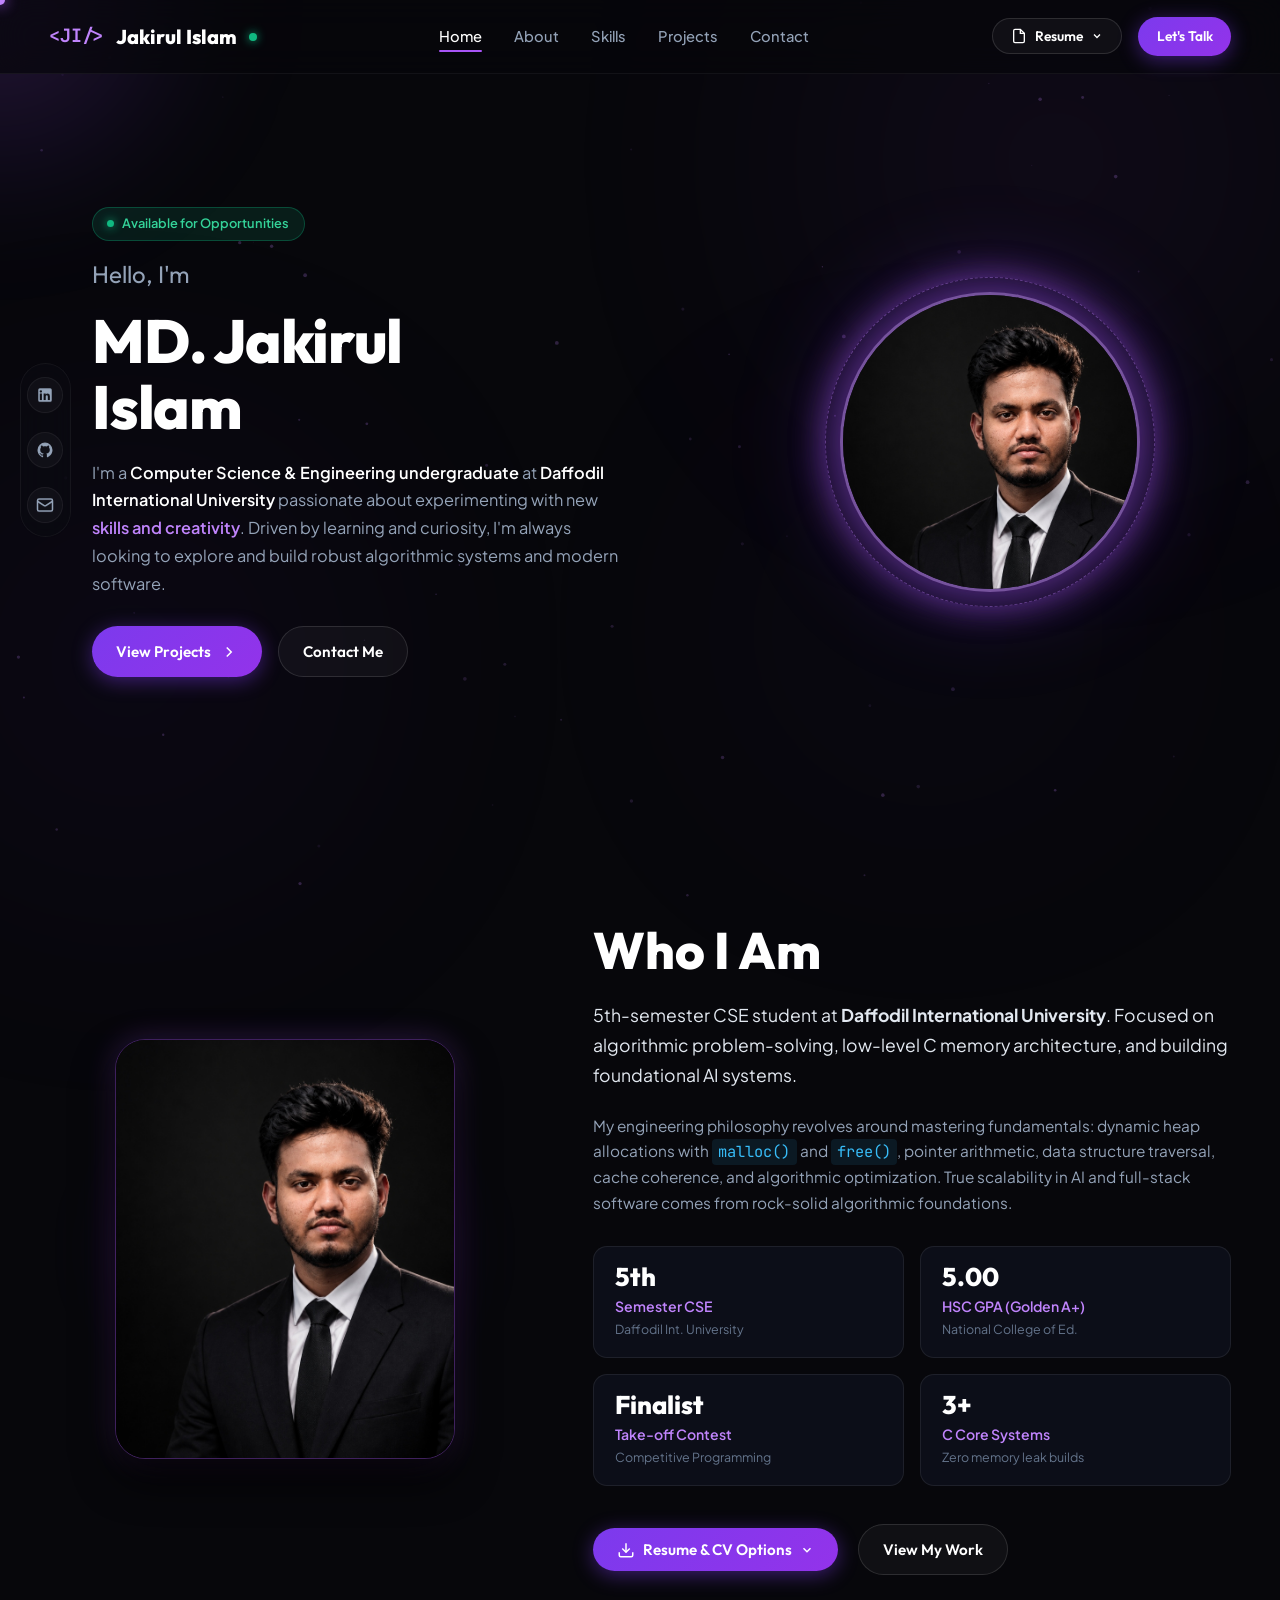
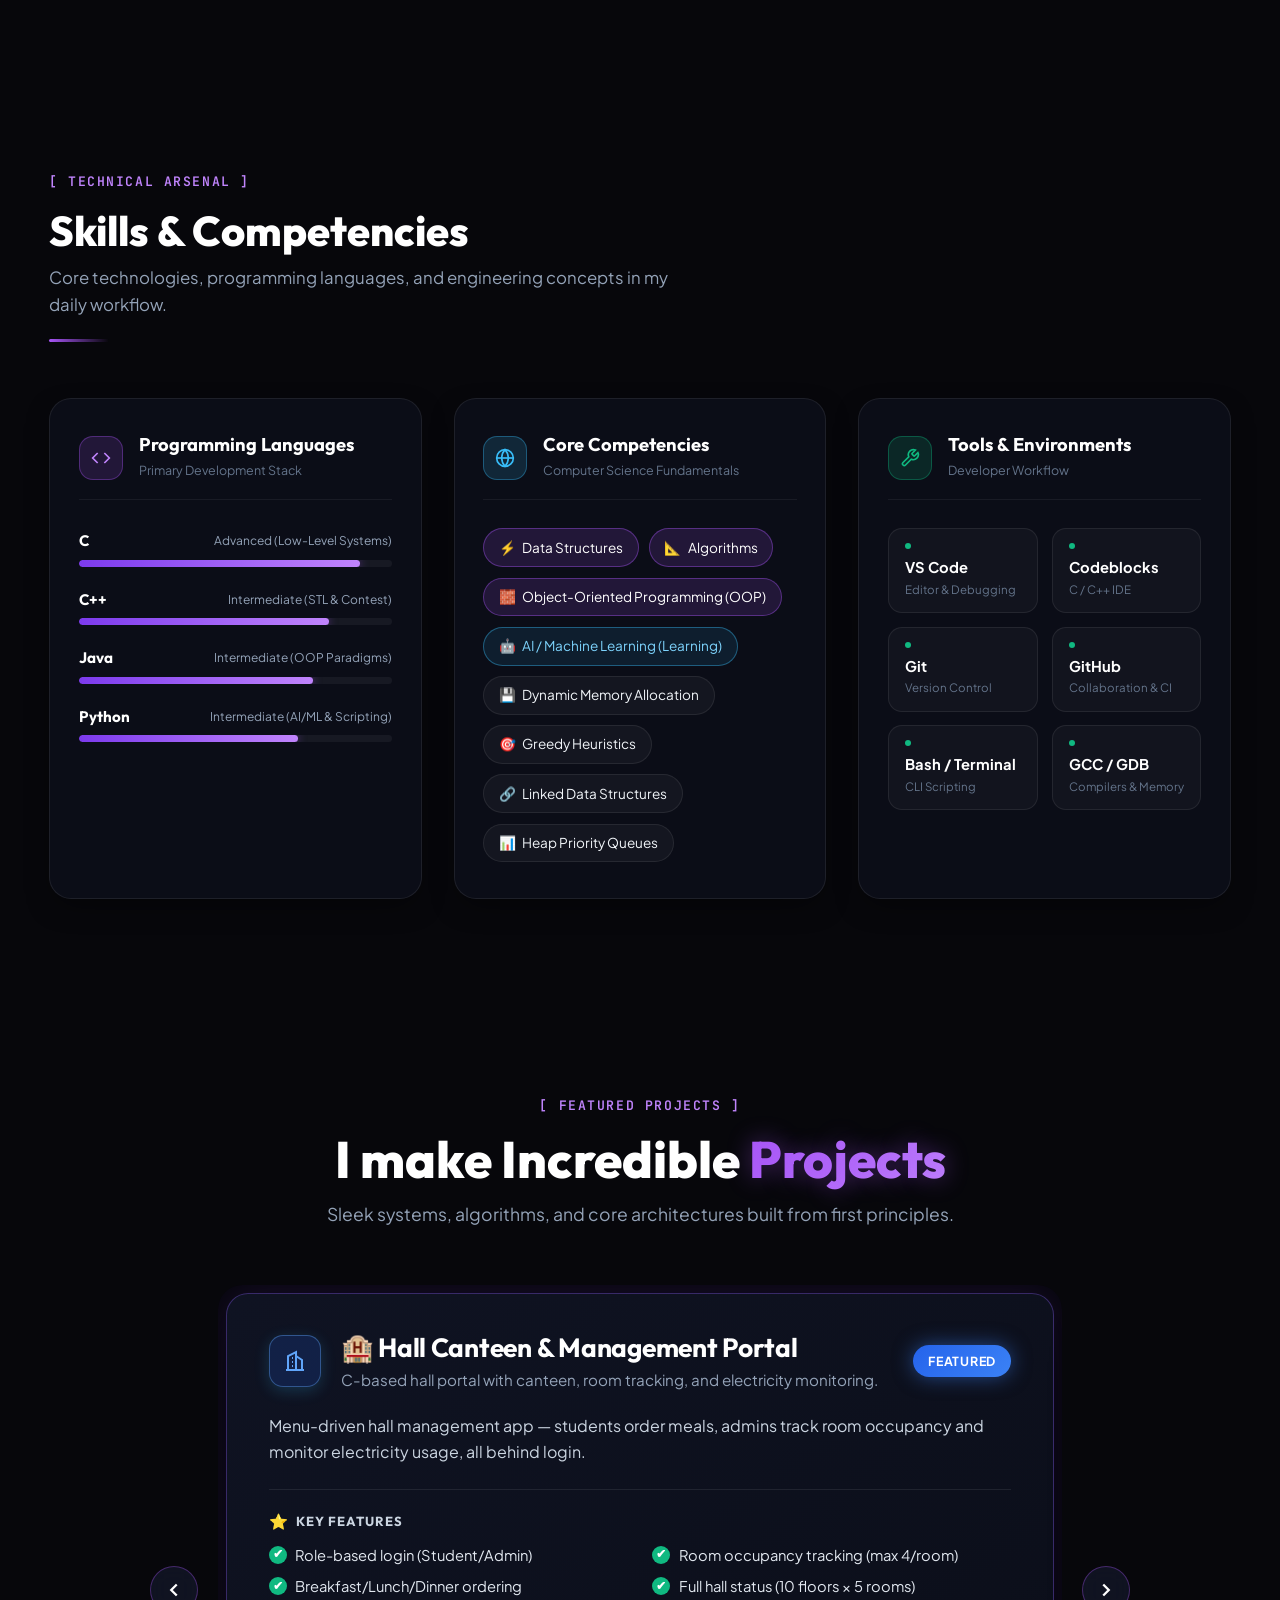
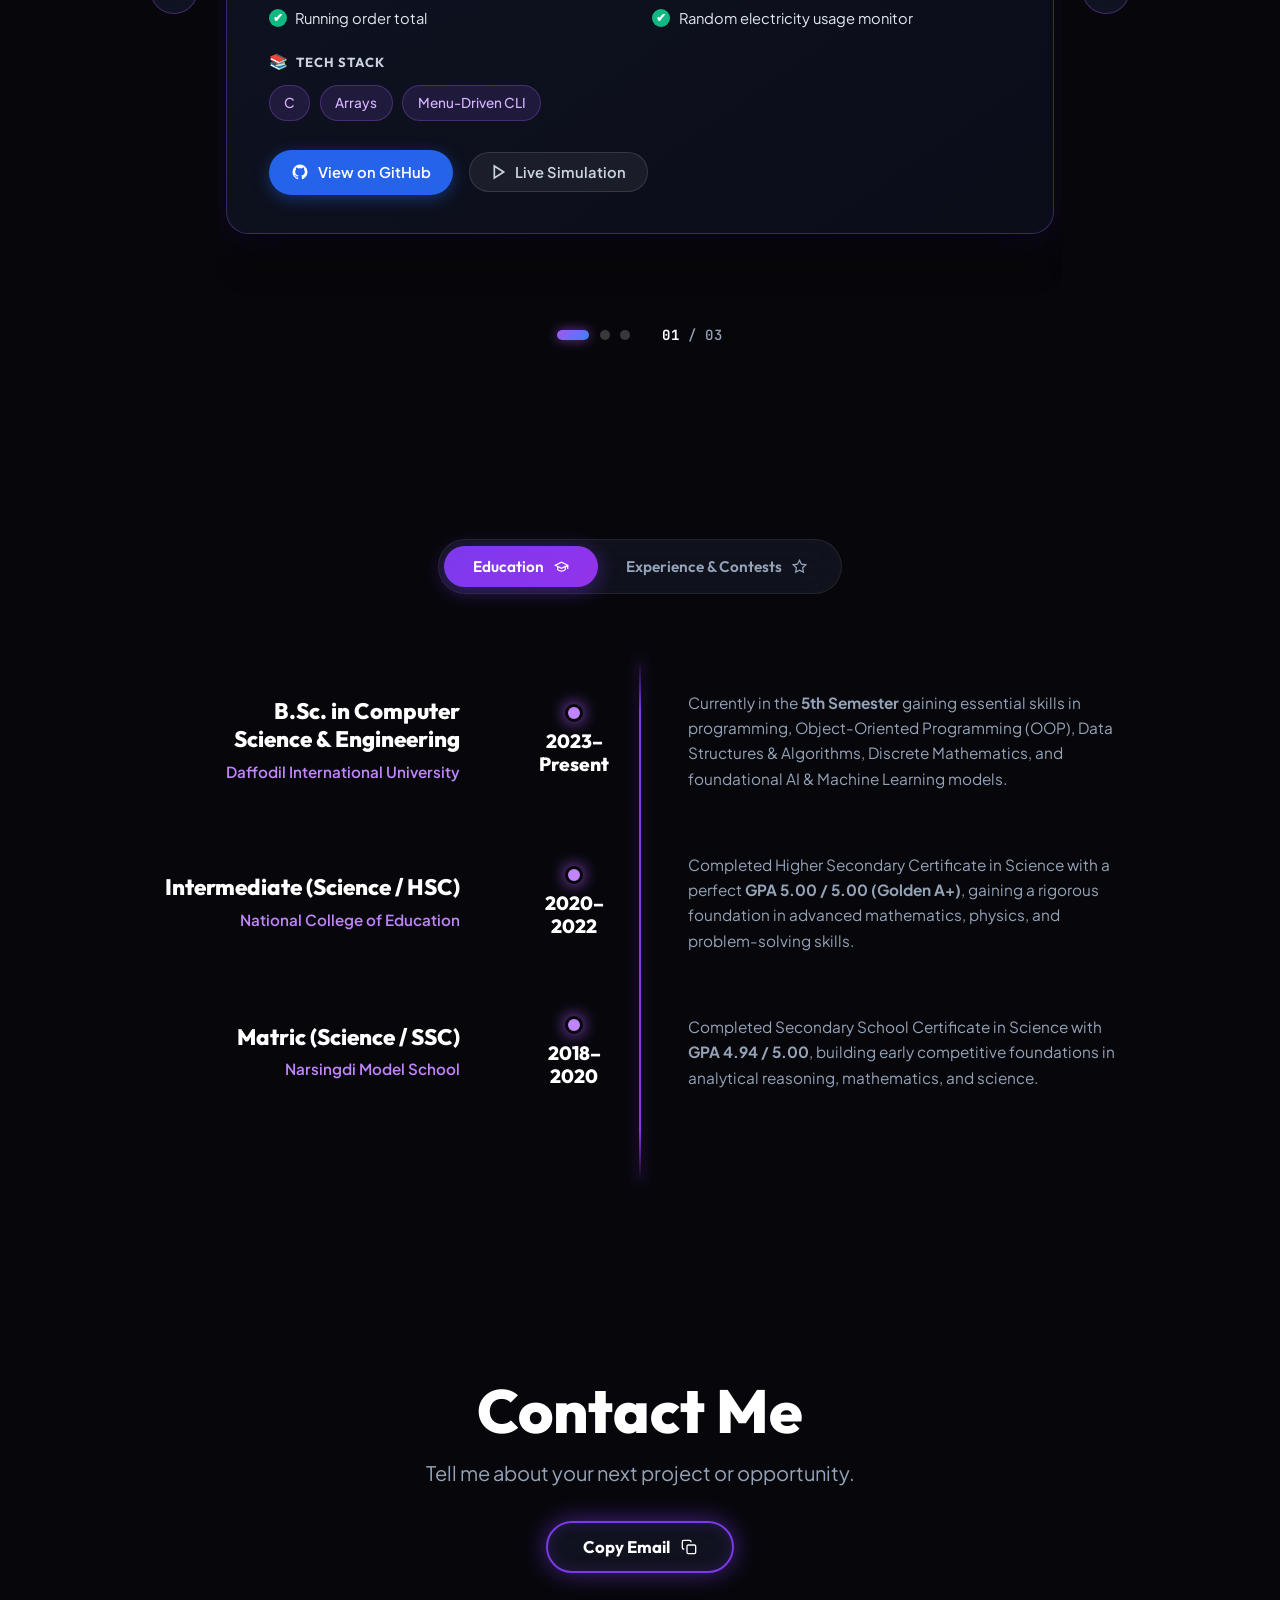
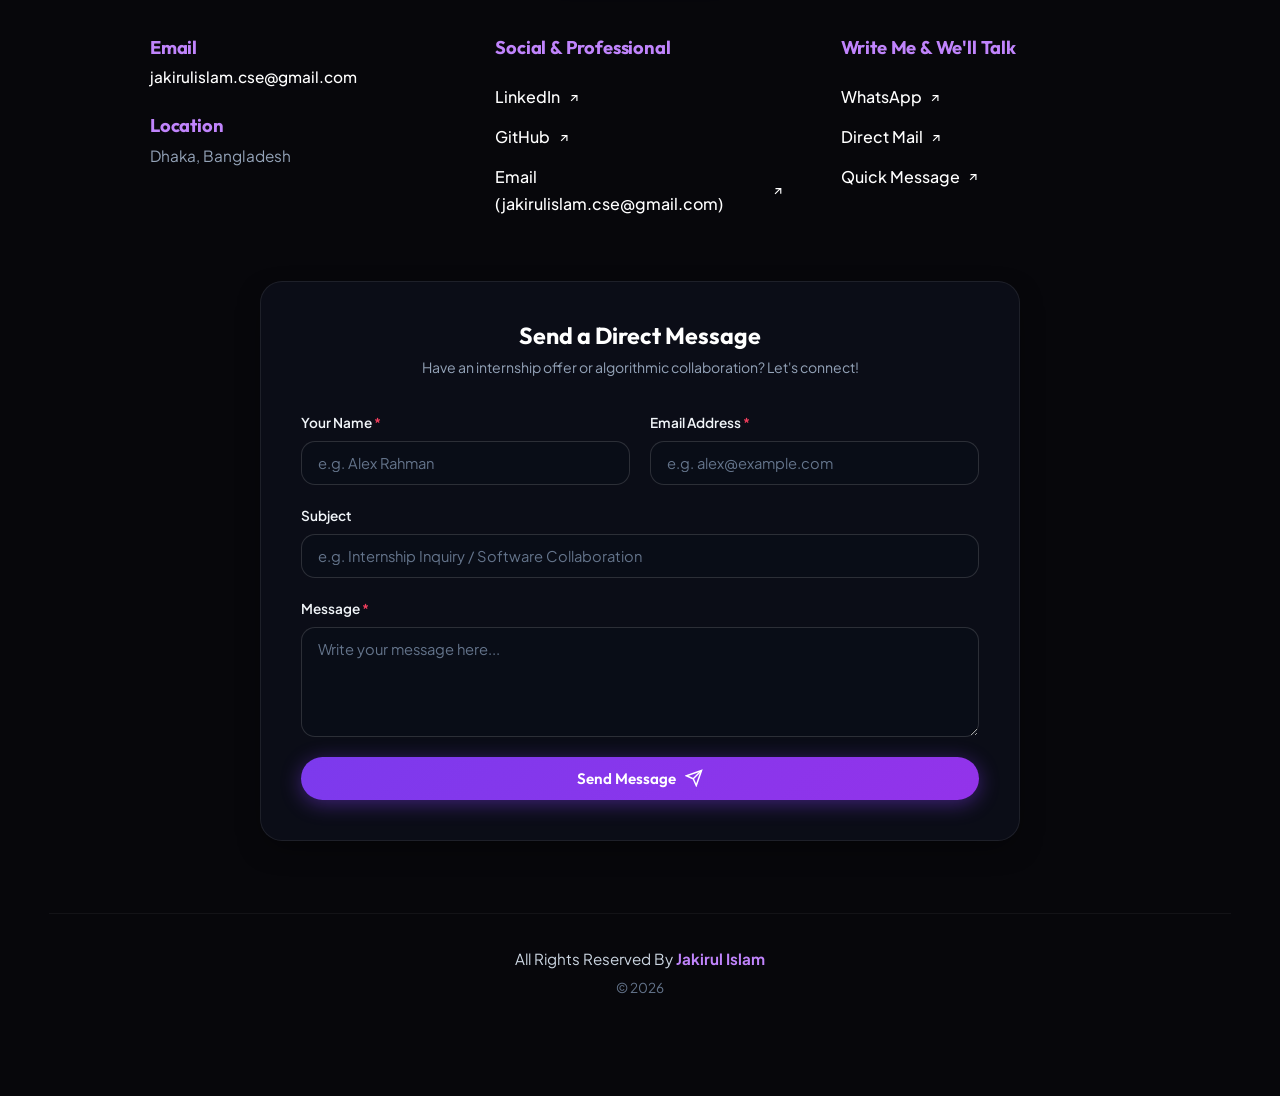
<file: index.html>
<!DOCTYPE html>
<html lang="en" class="scroll-smooth">
<head>
  <meta charset="UTF-8">
  <meta name="viewport" content="width=device-width, initial-scale=1.0">
  <title>MD. Jakirul Islam | Aspiring AI &amp; Software Developer</title>
  <meta name="description" content="Portfolio of MD. Jakirul Islam, 5th-semester CSE student at Daffodil International University, competitive programmer, and aspiring software & AI developer based in Dhaka, Bangladesh.">
  <meta name="keywords" content="Jakirul Islam, Portfolio, CSE, Daffodil International University, Software Developer, AI, Machine Learning, C Programming, Algorithms, Competitive Programming">
  <meta name="author" content="MD. Jakirul Islam">

  <!-- Open Graph / Meta -->
  <meta property="og:title" content="MD. Jakirul Islam | Aspiring AI &amp; Software Developer">
  <meta property="og:description" content="Explore projects in C, Data Structures, Algorithms, and AI foundations. 5th Sem CSE student at DIU.">
  <meta property="og:image" content="assets/profile.png">
  <meta property="og:type" content="website">

  <!-- Google Fonts -->
  <link rel="preconnect" href="https://fonts.googleapis.com">
  <link rel="preconnect" href="https://fonts.gstatic.com" crossorigin>
  <link href="https://fonts.googleapis.com/css2?family=JetBrains+Mono:ital,wght@0,300;0,400;0,500;0,600;0,700;1,400&family=Outfit:wght@300;400;500;600;700;800;900&family=Plus+Jakarta+Sans:wght@300;400;500;600;700;800&display=swap" rel="stylesheet">

  <link rel="stylesheet" href="style.css">
</head>
<body>
  <!-- Global Purple Cursor Spotlight & Follower Dot -->
  <div id="cursor-spotlight" class="cursor-spotlight" aria-hidden="true"></div>
  <div id="cursor-dot" class="cursor-dot" aria-hidden="true"></div>

  <!-- Ambient background glow elements -->
  <div class="ambient-glow glow-1" aria-hidden="true"></div>
  <div class="ambient-glow glow-2" aria-hidden="true"></div>
  <div class="ambient-glow glow-3" aria-hidden="true"></div>
  <canvas id="stars-canvas" aria-hidden="true"></canvas>

  <!-- Left Sticky Vertical Social Links -->
  <aside class="vertical-socials-dock" aria-label="Social Media Links">
    <div class="v-dock-inner">
      <a href="https://www.linkedin.com/in/jakirul-islam01" target="_blank" rel="noopener noreferrer" class="v-social-link" title="LinkedIn" aria-label="LinkedIn">
        <svg width="18" height="18" viewBox="0 0 24 24" fill="currentColor">
          <path d="M19 3a2 2 0 0 1 2 2v14a2 2 0 0 1-2 2H5a2 2 0 0 1-2-2V5a2 2 0 0 1 2-2h14m-.5 15.5v-5.3a3.26 3.26 0 0 0-3.26-3.26c-.85 0-1.84.52-2.28 1.3v-1.11h-2.79v8.37h2.79v-4.93c0-.77.62-1.4 1.39-1.4a1.4 1.4 0 0 1 1.4 1.4v4.93h2.75M6.46 8.76a1.62 1.62 0 1 0 0-3.24 1.62 1.62 0 0 0 0 3.24M7.86 18.5V10.13H5.07V18.5h2.79z"/>
        </svg>
      </a>
      <a href="https://github.com/iamjakirul" target="_blank" rel="noopener noreferrer" class="v-social-link" title="GitHub" aria-label="GitHub">
        <svg width="18" height="18" viewBox="0 0 24 24" fill="currentColor">
          <path d="M12 2A10 10 0 0 0 2 12c0 4.42 2.87 8.17 6.84 9.5.5.08.66-.23.66-.5v-1.69c-2.77.6-3.36-1.34-3.36-1.34-.46-1.16-1.11-1.47-1.11-1.47-.91-.62.07-.6.07-.6 1 .07 1.53 1.03 1.53 1.03.87 1.52 2.34 1.07 2.91.83.1-.65.35-1.09.63-1.34-2.22-.25-4.55-1.11-4.55-4.92 0-1.11.38-2 1.03-2.71-.1-.25-.45-1.29.1-2.64 0 0 .84-.27 2.75 1.02.79-.22 1.65-.33 2.5-.33.85 0 1.71.11 2.5.33 1.91-1.29 2.75-1.02 2.75-1.02.55 1.35.2 2.39.1 2.64.65.71 1.03 1.6 1.03 2.71 0 3.82-2.34 4.66-4.57 4.91.36.31.69.92.69 1.85V21c0 .27.16.59.67.5C19.14 20.16 22 16.42 22 12A10 10 0 0 0 12 2z"/>
        </svg>
      </a>
      <a href="mailto:jakirulislam.cse@gmail.com" class="v-social-link" title="Email Jakirul" aria-label="Direct Email">
        <svg width="18" height="18" viewBox="0 0 24 24" fill="none" stroke="currentColor" stroke-width="2">
          <rect x="2" y="4" width="20" height="16" rx="2"></rect>
          <path d="m22 7-8.97 5.7a1.94 1.94 0 0 1-2.06 0L2 7"></path>
        </svg>
      </a>
      <div class="v-dock-line"></div>
    </div>
  </aside>

  <!-- Navigation Bar -->
  <header id="site-header" class="site-header">
    <div class="container nav-container">
      <a href="#hero" class="brand-logo" id="brand-logo">
        <span class="logo-symbol">&lt;JI/&gt;</span>
        <span class="logo-name">Jakirul Islam</span>
        <span class="status-indicator" title="Available for projects &amp; internships"></span>
      </a>

      <!-- Desktop Navigation: 1. Home, 2. About, 3. Skills, 4. Projects, 5. Contact -->
      <nav class="desktop-nav" aria-label="Main Navigation">
        <ul class="nav-list">
          <li><a href="#hero" class="nav-link" id="nav-home">Home</a></li>
          <li><a href="#about" class="nav-link" id="nav-about">About</a></li>
          <li><a href="#skills" class="nav-link" id="nav-skills">Skills</a></li>
          <li><a href="#projects" class="nav-link" id="nav-projects">Projects</a></li>
          <li><a href="#contact" class="nav-link" id="nav-contact">Contact</a></li>
        </ul>
      </nav>

      <!-- Action Button Group with Dropdown -->
      <div class="nav-actions">
        <!-- Resume Dropdown / Popover -->
        <div class="resume-dropdown-wrapper" id="nav-resume-dropdown">
          <button class="btn btn-outline btn-sm resume-dropdown-trigger" id="nav-resume-btn" aria-haspopup="true" aria-expanded="false">
            <svg class="btn-icon" width="16" height="16" viewBox="0 0 24 24" fill="none" stroke="currentColor" stroke-width="2">
              <path d="M14 2H6a2 2 0 0 0-2 2v16a2 2 0 0 0 2 2h12a2 2 0 0 0 2-2V8z"></path>
              <polyline points="14 2 14 8 20 8"></polyline>
            </svg>
            <span>Resume</span>
            <svg class="dropdown-chevron" width="12" height="12" viewBox="0 0 24 24" fill="none" stroke="currentColor" stroke-width="2.5">
              <polyline points="6 9 12 15 18 9"></polyline>
            </svg>
          </button>

          <!-- Dropdown Popover Menu -->
          <div class="resume-popover-menu" id="nav-resume-popover" role="menu">
            <div class="popover-heading">Resume &amp; Overview</div>
            
            <a href="assets/resume.pdf" download="MD_Jakirul_Islam_Resume.pdf" class="popover-item" role="menuitem">
              <div class="popover-icon-box pdf">
                <svg width="16" height="16" viewBox="0 0 24 24" fill="none" stroke="currentColor" stroke-width="2">
                  <path d="M14 2H6a2 2 0 0 0-2 2v16a2 2 0 0 0 2 2h12a2 2 0 0 0 2-2V8z"></path>
                  <polyline points="14 2 14 8 20 8"></polyline>
                </svg>
              </div>
              <div class="popover-meta">
                <span class="meta-title">Jakirul-Islam-Resume.pdf</span>
                <span class="meta-sub">Direct PDF Download</span>
              </div>
              <span class="popover-tag">PDF</span>
            </a>

            <button class="popover-item" id="popover-preview-modal-btn" role="menuitem">
              <div class="popover-icon-box live">
                <svg width="16" height="16" viewBox="0 0 24 24" fill="none" stroke="currentColor" stroke-width="2">
                  <path d="M2 12s3-7 10-7 10 7 10 7-3 7-10 7-10-7-10-7Z"></path>
                  <circle cx="12" cy="12" r="3"></circle>
                </svg>
              </div>
              <div class="popover-meta">
                <span class="meta-title">Interactive CV Preview</span>
                <span class="meta-sub">In-Page Viewer Modal</span>
              </div>
              <span class="popover-tag highlight">Live</span>
            </button>
          </div>
        </div>

        <a href="#contact" class="btn btn-primary btn-sm" id="nav-talk-btn">
          <span>Let's Talk</span>
        </a>

        <!-- Mobile Menu Toggle Button -->
        <button class="mobile-toggle" id="mobile-toggle" aria-label="Toggle navigation menu" aria-expanded="false">
          <span class="bar bar-1"></span>
          <span class="bar bar-2"></span>
          <span class="bar bar-3"></span>
        </button>
      </div>
    </div>

    <!-- Mobile Drawer Navigation -->
    <div class="mobile-drawer" id="mobile-drawer">
      <nav aria-label="Mobile Navigation">
        <ul class="mobile-nav-list">
          <li><a href="#hero" class="mobile-nav-link" data-close>Home</a></li>
          <li><a href="#about" class="mobile-nav-link" data-close>About</a></li>
          <li><a href="#skills" class="mobile-nav-link" data-close>Skills</a></li>
          <li><a href="#projects" class="mobile-nav-link" data-close>Projects</a></li>
          <li><a href="#contact" class="mobile-nav-link" data-close>Contact</a></li>
        </ul>
        <div class="mobile-drawer-cta">
          <a href="assets/resume.pdf" download="MD_Jakirul_Islam_Resume.pdf" class="btn btn-outline w-full mb-3">
            <svg class="btn-icon" width="18" height="18" viewBox="0 0 24 24" fill="none" stroke="currentColor" stroke-width="2">
              <path d="M21 15v4a2 2 0 0 1-2 2H5a2 2 0 0 1-2-2v-4"></path>
              <polyline points="7 10 12 15 17 10"></polyline>
              <line x1="12" y1="15" x2="12" y2="3"></line>
            </svg>
            Download CV
          </a>
          <a href="#contact" class="btn btn-primary w-full" data-close>Send a Message</a>
        </div>
      </nav>
    </div>
  </header>
  <main>
    <!-- ====================================================================
         1. HERO SECTION (Clean, Focused Duo-Layout with Circular Profile Photo)
         ==================================================================== -->
    <section id="hero" class="hero-section">
      <div class="container hero-container-duo">
        <!-- Hero Left Column -->
        <div class="hero-col-left">
          <div class="hero-status-pill">
            <span class="status-pulse-dot"></span>
            <span>Available for Opportunities</span>
          </div>

          <h2 class="hero-subtext">Hello, I'm</h2>
          <h1 class="hero-fullname">MD. Jakirul<br>Islam</h1>

          <p class="hero-bio-snippet">
            I'm a <strong>Computer Science &amp; Engineering undergraduate</strong> at <strong>Daffodil International University</strong> passionate about experimenting with new <span class="highlight-purple">skills and creativity</span>. Driven by learning and curiosity, I'm always looking to explore and build robust algorithmic systems and modern software.
          </p>

          <div class="hero-cta-row">
            <a href="#projects" class="btn btn-primary" id="hero-projects-btn">
              <span>View Projects</span>
              <svg class="btn-icon" width="18" height="18" viewBox="0 0 24 24" fill="none" stroke="currentColor" stroke-width="2">
                <path d="m9 18 6-6-6-6"></path>
              </svg>
            </a>
            <a href="#contact" class="btn btn-outline">
              <span>Contact Me</span>
            </a>
          </div>
        </div>

        <!-- Hero Right Column (Clean Circular Framed Profile Photo) -->
        <div class="hero-col-right">
          <div class="hero-circle-wrapper">
            <div class="hero-circle-aura" aria-hidden="true"></div>
            <div class="hero-circle-ring" aria-hidden="true"></div>
            <div class="hero-circle-frame">
              <img 
                src="assets/jakirul_profile.jpg" 
                alt="MD. Jakirul Islam - Software &amp; AI Developer" 
                class="hero-circle-img"
                id="hero-portrait"
                loading="eager"
              >
            </div>
          </div>
        </div>
      </div>
    </section>

    <!-- ====================================================================
         2. ABOUT ME SECTION ("Who I Am")
         ==================================================================== -->
    <section id="about" class="section about-section">
      <div class="container">
        <div class="about-flex-layout">
          <!-- Left: Portrait with Ambient Halo Glow -->
          <div class="about-visual-side">
            <div class="about-portrait-halo">
              <div class="about-aura-glow" aria-hidden="true"></div>
              <img 
                src="assets/jakirul_profile.jpg" 
                alt="MD. Jakirul Islam portrait" 
                class="about-portrait-img"
                loading="lazy"
              >
            </div>
          </div>

          <!-- Right: Heading "Who I Am" + Content -->
          <div class="about-text-side">
            <div class="about-passion-header">
              <h2 class="about-passion-title">Who I Am</h2>
            </div>

            <p class="about-lead-quote">
              5th-semester CSE student at <strong>Daffodil International University</strong>. Focused on algorithmic problem-solving, low-level C memory architecture, and building foundational AI systems.
            </p>

            <p class="about-detail-paragraph">
              My engineering philosophy revolves around mastering fundamentals: dynamic heap allocations with <code>malloc()</code> and <code>free()</code>, pointer arithmetic, data structure traversal, cache coherence, and algorithmic optimization. True scalability in AI and full-stack software comes from rock-solid algorithmic foundations.
            </p>

            <!-- Metrics Badges -->
            <div class="about-badges-grid">
              <div class="about-mini-badge" data-tilt>
                <div class="mini-badge-num">5th</div>
                <div class="mini-badge-title">Semester CSE</div>
                <div class="mini-badge-desc">Daffodil Int. University</div>
              </div>
              <div class="about-mini-badge" data-tilt>
                <div class="mini-badge-num">5.00</div>
                <div class="mini-badge-title">HSC GPA (Golden A+)</div>
                <div class="mini-badge-desc">National College of Ed.</div>
              </div>
              <div class="about-mini-badge" data-tilt>
                <div class="mini-badge-num">Finalist</div>
                <div class="mini-badge-title">Take-off Contest</div>
                <div class="mini-badge-desc">Competitive Programming</div>
              </div>
              <div class="about-mini-badge" data-tilt>
                <div class="mini-badge-num">3+</div>
                <div class="mini-badge-title">C Core Systems</div>
                <div class="mini-badge-desc">Zero memory leak builds</div>
              </div>
            </div>

            <!-- Action button with Resume Dropdown -->
            <div class="about-actions-dock">
              <div class="resume-dropdown-wrapper" id="about-resume-dropdown">
                <button class="btn btn-primary resume-dropdown-trigger" id="about-resume-btn" aria-haspopup="true" aria-expanded="false">
                  <svg class="btn-icon" width="18" height="18" viewBox="0 0 24 24" fill="none" stroke="currentColor" stroke-width="2">
                    <path d="M21 15v4a2 2 0 0 1-2 2H5a2 2 0 0 1-2-2v-4"></path>
                    <polyline points="7 10 12 15 17 10"></polyline>
                    <line x1="12" y1="15" x2="12" y2="3"></line>
                  </svg>
                  <span>Resume &amp; CV Options</span>
                  <svg class="dropdown-chevron" width="14" height="14" viewBox="0 0 24 24" fill="none" stroke="currentColor" stroke-width="2.5">
                    <polyline points="6 9 12 15 18 9"></polyline>
                  </svg>
                </button>

                <!-- Dropdown Popover -->
                <div class="resume-popover-menu" id="about-resume-popover" role="menu">
                  <div class="popover-heading">Download / View Resume</div>
                  <a href="assets/resume.pdf" download="MD_Jakirul_Islam_Resume.pdf" class="popover-item">
                    <div class="popover-icon-box pdf">
                      <svg width="16" height="16" viewBox="0 0 24 24" fill="none" stroke="currentColor" stroke-width="2"><path d="M14 2H6a2 2 0 0 0-2 2v16a2 2 0 0 0 2 2h12a2 2 0 0 0 2-2V8z"></path><polyline points="14 2 14 8 20 8"></polyline></svg>
                    </div>
                    <div class="popover-meta">
                      <span class="meta-title">Jakirul-Islam-Resume.pdf</span>
                      <span class="meta-sub">Official PDF Document</span>
                    </div>
                    <span class="popover-tag">Download</span>
                  </a>
                  <button class="popover-item" id="about-preview-modal-trigger">
                    <div class="popover-icon-box live">
                      <svg width="16" height="16" viewBox="0 0 24 24" fill="none" stroke="currentColor" stroke-width="2"><path d="M2 12s3-7 10-7 10 7 10 7-3 7-10 7-10-7-10-7Z"></path><circle cx="12" cy="12" r="3"></circle></svg>
                    </div>
                    <div class="popover-meta">
                      <span class="meta-title">In-Page CV Modal</span>
                      <span class="meta-sub">Interactive Preview</span>
                    </div>
                    <span class="popover-tag highlight">Live</span>
                  </button>
                </div>
              </div>

              <a href="#projects" class="btn btn-outline">
                <span>View My Work</span>
              </a>
            </div>
          </div>
        </div>
      </div>
    </section>

    <!-- ====================================================================
         3. SKILLS SECTION (Before Projects - Required Order)
         ==================================================================== -->
    <section id="skills" class="section skills-section">
      <div class="container">
        <div class="section-tag-wrapper">
          <span class="section-tag">[ TECHNICAL ARSENAL ]</span>
        </div>
        <h2 class="section-title">Skills &amp; Competencies</h2>
        <p class="section-subtitle">
          Core technologies, programming languages, and engineering concepts in my daily workflow.
        </p>
        <div class="section-line"></div>

        <div class="skills-grid-container">
          <!-- Category 1: Languages -->
          <div class="skill-category-card glass-panel">
            <div class="skill-cat-head">
              <div class="cat-icon-wrap violet">
                <svg width="20" height="20" viewBox="0 0 24 24" fill="none" stroke="currentColor" stroke-width="2">
                  <polyline points="16 18 22 12 16 6"></polyline>
                  <polyline points="8 6 2 12 8 18"></polyline>
                </svg>
              </div>
              <div>
                <h3 class="cat-title">Programming Languages</h3>
                <span class="cat-subtitle">Primary Development Stack</span>
              </div>
            </div>

            <div class="skill-items-list">
              <div class="skill-badge-item">
                <div class="badge-tech-header">
                  <span class="tech-name">C</span>
                  <span class="tech-level">Advanced (Low-Level Systems)</span>
                </div>
                <div class="progress-bar-bg">
                  <div class="progress-fill fill-90" style="width: 90%;"></div>
                </div>
              </div>

              <div class="skill-badge-item">
                <div class="badge-tech-header">
                  <span class="tech-name">C++</span>
                  <span class="tech-level">Intermediate (STL &amp; Contest)</span>
                </div>
                <div class="progress-bar-bg">
                  <div class="progress-fill fill-80" style="width: 80%;"></div>
                </div>
              </div>

              <div class="skill-badge-item">
                <div class="badge-tech-header">
                  <span class="tech-name">Java</span>
                  <span class="tech-level">Intermediate (OOP Paradigms)</span>
                </div>
                <div class="progress-bar-bg">
                  <div class="progress-fill fill-75" style="width: 75%;"></div>
                </div>
              </div>

              <div class="skill-badge-item">
                <div class="badge-tech-header">
                  <span class="tech-name">Python</span>
                  <span class="tech-level">Intermediate (AI/ML &amp; Scripting)</span>
                </div>
                <div class="progress-bar-bg">
                  <div class="progress-fill fill-70" style="width: 70%;"></div>
                </div>
              </div>
            </div>
          </div>

          <!-- Category 2: Core Competencies -->
          <div class="skill-category-card glass-panel">
            <div class="skill-cat-head">
              <div class="cat-icon-wrap cyan">
                <svg width="20" height="20" viewBox="0 0 24 24" fill="none" stroke="currentColor" stroke-width="2">
                  <circle cx="12" cy="12" r="10"></circle>
                  <line x1="2" y1="12" x2="22" y2="12"></line>
                  <path d="M12 2a15.3 15.3 0 0 1 4 10 15.3 15.3 0 0 1-4 10 15.3 15.3 0 0 1-4-10 15.3 15.3 0 0 1 4-10z"></path>
                </svg>
              </div>
              <div>
                <h3 class="cat-title">Core Competencies</h3>
                <span class="cat-subtitle">Computer Science Fundamentals</span>
              </div>
            </div>

            <div class="skill-tags-cloud">
              <div class="skill-tag-pill active-tag">
                <span class="tag-icon">⚡</span>
                <span class="tag-label">Data Structures</span>
              </div>
              <div class="skill-tag-pill active-tag">
                <span class="tag-icon">📐</span>
                <span class="tag-label">Algorithms</span>
              </div>
              <div class="skill-tag-pill active-tag">
                <span class="tag-icon">🧱</span>
                <span class="tag-label">Object-Oriented Programming (OOP)</span>
              </div>
              <div class="skill-tag-pill learning-tag">
                <span class="tag-icon">🤖</span>
                <span class="tag-label">AI / Machine Learning (Learning)</span>
              </div>
              <div class="skill-tag-pill">
                <span class="tag-icon">💾</span>
                <span class="tag-label">Dynamic Memory Allocation</span>
              </div>
              <div class="skill-tag-pill">
                <span class="tag-icon">🎯</span>
                <span class="tag-label">Greedy Heuristics</span>
              </div>
              <div class="skill-tag-pill">
                <span class="tag-icon">🔗</span>
                <span class="tag-label">Linked Data Structures</span>
              </div>
              <div class="skill-tag-pill">
                <span class="tag-icon">📊</span>
                <span class="tag-label">Heap Priority Queues</span>
              </div>
            </div>
          </div>

          <!-- Category 3: Tools & Environments -->
          <div class="skill-category-card glass-panel">
            <div class="skill-cat-head">
              <div class="cat-icon-wrap emerald">
                <svg width="20" height="20" viewBox="0 0 24 24" fill="none" stroke="currentColor" stroke-width="2">
                  <path d="M14.7 6.3a1 1 0 0 0 0 1.4l1.6 1.6a1 1 0 0 0 1.4 0l3.77-3.77a6 6 0 0 1-7.94 7.94l-6.91 6.91a2.12 2.12 0 0 1-3-3l6.91-6.91a6 6 0 0 1 7.94-7.94l-3.76 3.76z"></path>
                </svg>
              </div>
              <div>
                <h3 class="cat-title">Tools &amp; Environments</h3>
                <span class="cat-subtitle">Developer Workflow</span>
              </div>
            </div>

            <div class="tools-grid">
              <div class="tool-chip">
                <span class="tool-dot"></span>
                <strong>VS Code</strong>
                <span class="tool-hint">Editor &amp; Debugging</span>
              </div>
              <div class="tool-chip">
                <span class="tool-dot"></span>
                <strong>Codeblocks</strong>
                <span class="tool-hint">C / C++ IDE</span>
              </div>
              <div class="tool-chip">
                <span class="tool-dot"></span>
                <strong>Git</strong>
                <span class="tool-hint">Version Control</span>
              </div>
              <div class="tool-chip">
                <span class="tool-dot"></span>
                <strong>GitHub</strong>
                <span class="tool-hint">Collaboration &amp; CI</span>
              </div>
              <div class="tool-chip">
                <span class="tool-dot"></span>
                <strong>Bash / Terminal</strong>
                <span class="tool-hint">CLI Scripting</span>
              </div>
              <div class="tool-chip">
                <span class="tool-dot"></span>
                <strong>GCC / GDB</strong>
                <span class="tool-hint">Compilers &amp; Memory</span>
              </div>
            </div>
          </div>
        </div>
      </div>
    </section>

    <!-- ====================================================================
         4. PROJECTS SECTION (Side-Sliding Showcase Matching Reference Design)
         ==================================================================== -->
    <section id="projects" class="section projects-section">
      <div class="container">
        <!-- Section Header with Glowing Purple Text -->
        <div class="projects-section-header">
          <div class="section-tag-wrapper">
            <span class="section-tag">[ FEATURED PROJECTS ]</span>
          </div>
          <h2 class="projects-headline">
            I make Incredible <span class="gradient-purple-text">Projects</span>
          </h2>
          <p class="projects-subheadline">
            Sleek systems, algorithms, and core architectures built from first principles.
          </p>
        </div>

        <!-- Slider Carousel Container -->
        <div class="project-slider-wrapper" id="project-slider-wrapper">
          <button class="slider-arrow-btn slider-prev" id="project-prev-btn" aria-label="Previous project">
            <svg width="22" height="22" viewBox="0 0 24 24" fill="none" stroke="currentColor" stroke-width="2.5">
              <polyline points="15 18 9 12 15 6"></polyline>
            </svg>
          </button>

          <div class="project-slider-viewport" id="project-slider-viewport">
            <div class="project-slider-track" id="project-slider-track">
              
              <!-- Slide 1: Hall Canteen & Management Portal -->
              <div class="project-slide" data-slide-index="0">
                <article class="featured-project-card">
                  <div class="f-card-header">
                    <div class="f-card-icon-box canteen-theme">
                      <svg width="24" height="24" viewBox="0 0 24 24" fill="none" stroke="currentColor" stroke-width="2">
                        <path d="M3 21h18"></path>
                        <path d="M5 21V7l8-4v18"></path>
                        <path d="M19 21V11l-6-4"></path>
                        <path d="M9 9h1"></path>
                        <path d="M9 13h1"></path>
                        <path d="M9 17h1"></path>
                      </svg>
                    </div>
                    <div class="f-card-title-wrap">
                      <h3 class="f-project-title">🏨 Hall Canteen &amp; Management Portal</h3>
                      <p class="f-project-subtitle">C-based hall portal with canteen, room tracking, and electricity monitoring.</p>
                    </div>
                    <div class="f-card-badge-wrap">
                      <span class="featured-badge">FEATURED</span>
                    </div>
                  </div>

                  <p class="f-project-full-desc">
                    Menu-driven hall management app — students order meals, admins track room occupancy and monitor electricity usage, all behind login.
                  </p>

                  <div class="f-section-divider"></div>

                  <div class="f-features-block">
                    <h4 class="f-block-heading">
                      <span class="f-star-icon">⭐</span> KEY FEATURES
                    </h4>
                    <div class="f-features-grid">
                      <div class="f-feature-item">
                        <span class="f-check-circle">✔</span>
                        <span>Role-based login (Student/Admin)</span>
                      </div>
                      <div class="f-feature-item">
                        <span class="f-check-circle">✔</span>
                        <span>Room occupancy tracking (max 4/room)</span>
                      </div>
                      <div class="f-feature-item">
                        <span class="f-check-circle">✔</span>
                        <span>Breakfast/Lunch/Dinner ordering</span>
                      </div>
                      <div class="f-feature-item">
                        <span class="f-check-circle">✔</span>
                        <span>Full hall status (10 floors × 5 rooms)</span>
                      </div>
                      <div class="f-feature-item">
                        <span class="f-check-circle">✔</span>
                        <span>Running order total</span>
                      </div>
                      <div class="f-feature-item">
                        <span class="f-check-circle">✔</span>
                        <span>Random electricity usage monitor</span>
                      </div>
                    </div>
                  </div>

                  <div class="f-techstack-block">
                    <h4 class="f-block-heading">
                      <span class="f-stack-icon">📚</span> TECH STACK
                    </h4>
                    <div class="f-tech-tags">
                      <span class="f-tech-pill">C</span>
                      <span class="f-tech-pill">Arrays</span>
                      <span class="f-tech-pill">Menu-Driven CLI</span>
                    </div>
                  </div>

                  <div class="f-card-actions">
                    <a href="https://github.com/iamjakirul/hall-canteen-portal" target="_blank" rel="noopener noreferrer" class="btn-github-action">
                      <svg width="18" height="18" viewBox="0 0 24 24" fill="currentColor">
                        <path d="M12 2A10 10 0 0 0 2 12c0 4.42 2.87 8.17 6.84 9.5.5.08.66-.23.66-.5v-1.69c-2.77.6-3.36-1.34-3.36-1.34-.46-1.16-1.11-1.47-1.11-1.47-.91-.62.07-.6.07-.6 1 .07 1.53 1.03 1.53 1.03.87 1.52 2.34 1.07 2.91.83.1-.65.35-1.09.63-1.34-2.22-.25-4.55-1.11-4.55-4.92 0-1.11.38-2 1.03-2.71-.1-.25-.45-1.29.1-2.64 0 0 .84-.27 2.75 1.02.79-.22 1.65-.33 2.5-.33.85 0 1.71.11 2.5.33 1.91-1.29 2.75-1.02 2.75-1.02.55 1.35.2 2.39.1 2.64.65.71 1.03 1.6 1.03 2.71 0 3.82-2.34 4.66-4.57 4.91.36.31.69.92.69 1.85V21c0 .27.16.59.67.5C19.14 20.16 22 16.42 22 12A10 10 0 0 0 12 2z"/>
                      </svg>
                      <span>View on GitHub</span>
                    </a>
                    <button class="btn-live-simulation" data-run-terminal="hall-canteen">
                      <svg width="16" height="16" viewBox="0 0 24 24" fill="none" stroke="currentColor" stroke-width="2.5">
                        <polygon points="5 3 19 12 5 21 5 3"></polygon>
                      </svg>
                      <span>Live Simulation</span>
                    </button>
                  </div>
                </article>
              </div>

              <!-- Slide 2: Hall Management System -->
              <div class="project-slide" data-slide-index="1">
                <article class="featured-project-card">
                  <div class="f-card-header">
                    <div class="f-card-icon-box hall-theme">
                      <svg width="24" height="24" viewBox="0 0 24 24" fill="none" stroke="currentColor" stroke-width="2">
                        <rect x="4" y="2" width="16" height="20" rx="2" ry="2"></rect>
                        <line x1="9" y1="22" x2="9" y2="22.01"></line>
                        <line x1="15" y1="22" x2="15" y2="22.01"></line>
                        <line x1="9" y1="6" x2="9" y2="6.01"></line>
                        <line x1="15" y1="6" x2="15" y2="6.01"></line>
                        <line x1="9" y1="10" x2="9" y2="10.01"></line>
                        <line x1="15" y1="10" x2="15" y2="10.01"></line>
                        <line x1="9" y1="14" x2="9" y2="14.01"></line>
                        <line x1="15" y1="14" x2="15" y2="14.01"></line>
                        <line x1="9" y1="18" x2="9" y2="18.01"></line>
                        <line x1="15" y1="18" x2="15" y2="18.01"></line>
                      </svg>
                    </div>
                    <div class="f-card-title-wrap">
                      <h3 class="f-project-title">🏢 Hall Management System</h3>
                      <p class="f-project-subtitle">C-based student hall management with linked list records.</p>
                    </div>
                    <div class="f-card-badge-wrap">
                      <span class="featured-badge">FEATURED</span>
                    </div>
                  </div>

                  <p class="f-project-full-desc">
                    Login-protected hall management app — add, update, remove, and search student records, track room/bed occupancy, and export data to CSV.
                  </p>

                  <div class="f-section-divider"></div>

                  <div class="f-features-block">
                    <h4 class="f-block-heading">
                      <span class="f-star-icon">⭐</span> KEY FEATURES
                    </h4>
                    <div class="f-features-grid">
                      <div class="f-feature-item">
                        <span class="f-check-circle">✔</span>
                        <span>Admin login</span>
                      </div>
                      <div class="f-feature-item">
                        <span class="f-check-circle">✔</span>
                        <span>Vacant room/bed tracker (8 floors × 6 rooms, A-H)</span>
                      </div>
                      <div class="f-feature-item">
                        <span class="f-check-circle">✔</span>
                        <span>Add/update/remove student records</span>
                      </div>
                      <div class="f-feature-item">
                        <span class="f-check-circle">✔</span>
                        <span>Archive for removed students</span>
                      </div>
                      <div class="f-feature-item">
                        <span class="f-check-circle">✔</span>
                        <span>Search by university ID</span>
                      </div>
                      <div class="f-feature-item">
                        <span class="f-check-circle">✔</span>
                        <span>CSV report export</span>
                      </div>
                      <div class="f-feature-item">
                        <span class="f-check-circle">✔</span>
                        <span>Blood group &amp; due amount tracking</span>
                      </div>
                      <div class="f-feature-item">
                        <span class="f-check-circle">✔</span>
                        <span>Full student data view</span>
                      </div>
                    </div>
                  </div>

                  <div class="f-techstack-block">
                    <h4 class="f-block-heading">
                      <span class="f-stack-icon">📚</span> TECH STACK
                    </h4>
                    <div class="f-tech-tags">
                      <span class="f-tech-pill">C</span>
                      <span class="f-tech-pill">Linked List</span>
                      <span class="f-tech-pill">File Handling (CSV)</span>
                      <span class="f-tech-pill">Menu-Driven CLI</span>
                    </div>
                  </div>

                  <div class="f-card-actions">
                    <a href="https://github.com/iamjakirul/hall-student-management-system" target="_blank" rel="noopener noreferrer" class="btn-github-action">
                      <svg width="18" height="18" viewBox="0 0 24 24" fill="currentColor">
                        <path d="M12 2A10 10 0 0 0 2 12c0 4.42 2.87 8.17 6.84 9.5.5.08.66-.23.66-.5v-1.69c-2.77.6-3.36-1.34-3.36-1.34-.46-1.16-1.11-1.47-1.11-1.47-.91-.62.07-.6.07-.6 1 .07 1.53 1.03 1.53 1.03.87 1.52 2.34 1.07 2.91.83.1-.65.35-1.09.63-1.34-2.22-.25-4.55-1.11-4.55-4.92 0-1.11.38-2 1.03-2.71-.1-.25-.45-1.29.1-2.64 0 0 .84-.27 2.75 1.02.79-.22 1.65-.33 2.5-.33.85 0 1.71.11 2.5.33 1.91-1.29 2.75-1.02 2.75-1.02.55 1.35.2 2.39.1 2.64.65.71 1.03 1.6 1.03 2.71 0 3.82-2.34 4.66-4.57 4.91.36.31.69.92.69 1.85V21c0 .27.16.59.67.5C19.14 20.16 22 16.42 22 12A10 10 0 0 0 12 2z"/>
                      </svg>
                      <span>View on GitHub</span>
                    </a>
                    <button class="btn-live-simulation" data-run-terminal="hall-student">
                      <svg width="16" height="16" viewBox="0 0 24 24" fill="none" stroke="currentColor" stroke-width="2.5">
                        <polygon points="5 3 19 12 5 21 5 3"></polygon>
                      </svg>
                      <span>Live Simulation</span>
                    </button>
                  </div>
                </article>
              </div>

              <!-- Slide 3: Hospital Queue Manager -->
              <div class="project-slide" data-slide-index="2">
                <article class="featured-project-card">
                  <div class="f-card-header">
                    <div class="f-card-icon-box hospital-theme">
                      <svg width="24" height="24" viewBox="0 0 24 24" fill="none" stroke="currentColor" stroke-width="2">
                        <rect x="2" y="4" width="20" height="16" rx="2"></rect>
                        <path d="M12 8v8"></path>
                        <path d="M8 12h8"></path>
                      </svg>
                    </div>
                    <div class="f-card-title-wrap">
                      <h3 class="f-project-title">🏥 Hospital Queue Manager</h3>
                      <p class="f-project-subtitle">C-based patient queue system with greedy priority scheduling.</p>
                    </div>
                    <div class="f-card-badge-wrap">
                      <span class="featured-badge">FEATURED</span>
                    </div>
                  </div>

                  <p class="f-project-full-desc">
                    Console app that manages hospital patients using emergency-level priority — add, search, delete, and serve patients, with the next patient auto-selected by a greedy algorithm.
                  </p>

                  <div class="f-section-divider"></div>

                  <div class="f-features-block">
                    <h4 class="f-block-heading">
                      <span class="f-star-icon">⭐</span> KEY FEATURES
                    </h4>
                    <div class="f-features-grid">
                      <div class="f-feature-item">
                        <span class="f-check-circle">✔</span>
                        <span>Add/search/delete patients (array-based)</span>
                      </div>
                      <div class="f-feature-item">
                        <span class="f-check-circle">✔</span>
                        <span>Greedy next-patient selection (priority + arrival order)</span>
                      </div>
                      <div class="f-feature-item">
                        <span class="f-check-circle">✔</span>
                        <span>Emergency level 1-5 (Critical to Non-Urgent)</span>
                      </div>
                      <div class="f-feature-item">
                        <span class="f-check-circle">✔</span>
                        <span>Waiting/Served status tracking</span>
                      </div>
                      <div class="f-feature-item">
                        <span class="f-check-circle">✔</span>
                        <span>Serve patient with auto priority pick</span>
                      </div>
                      <div class="f-feature-item">
                        <span class="f-check-circle">✔</span>
                        <span>Full statistics (counts per level)</span>
                      </div>
                    </div>
                  </div>

                  <div class="f-techstack-block">
                    <h4 class="f-block-heading">
                      <span class="f-stack-icon">📚</span> TECH STACK
                    </h4>
                    <div class="f-tech-tags">
                      <span class="f-tech-pill">C</span>
                      <span class="f-tech-pill">Arrays</span>
                      <span class="f-tech-pill">Greedy Algorithm</span>
                      <span class="f-tech-pill">Menu-Driven CLI</span>
                    </div>
                  </div>

                  <div class="f-card-actions">
                    <a href="https://github.com/iamjakirul/Hospital_Queue_Manager" target="_blank" rel="noopener noreferrer" class="btn-github-action">
                      <svg width="18" height="18" viewBox="0 0 24 24" fill="currentColor">
                        <path d="M12 2A10 10 0 0 0 2 12c0 4.42 2.87 8.17 6.84 9.5.5.08.66-.23.66-.5v-1.69c-2.77.6-3.36-1.34-3.36-1.34-.46-1.16-1.11-1.47-1.11-1.47-.91-.62.07-.6.07-.6 1 .07 1.53 1.03 1.53 1.03.87 1.52 2.34 1.07 2.91.83.1-.65.35-1.09.63-1.34-2.22-.25-4.55-1.11-4.55-4.92 0-1.11.38-2 1.03-2.71-.1-.25-.45-1.29.1-2.64 0 0 .84-.27 2.75 1.02.79-.22 1.65-.33 2.5-.33.85 0 1.71.11 2.5.33 1.91-1.29 2.75-1.02 2.75-1.02.55 1.35.2 2.39.1 2.64.65.71 1.03 1.6 1.03 2.71 0 3.82-2.34 4.66-4.57 4.91.36.31.69.92.69 1.85V21c0 .27.16.59.67.5C19.14 20.16 22 16.42 22 12A10 10 0 0 0 12 2z"/>
                      </svg>
                      <span>View on GitHub</span>
                    </a>
                    <button class="btn-live-simulation" data-run-terminal="hospital-queue">
                      <svg width="16" height="16" viewBox="0 0 24 24" fill="none" stroke="currentColor" stroke-width="2.5">
                        <polygon points="5 3 19 12 5 21 5 3"></polygon>
                      </svg>
                      <span>Live Simulation</span>
                    </button>
                  </div>
                </article>
              </div>

            </div>
          </div>

          <button class="slider-arrow-btn slider-next" id="project-next-btn" aria-label="Next project">
            <svg width="22" height="22" viewBox="0 0 24 24" fill="none" stroke="currentColor" stroke-width="2.5">
              <polyline points="9 18 15 12 9 6"></polyline>
            </svg>
          </button>
        </div>

        <!-- Slider Pagination & Indicator -->
        <div class="slider-footer-controls">
          <div class="slider-dots" id="slider-dots">
            <button class="slider-dot active" data-goto="0" aria-label="Slide 1"></button>
            <button class="slider-dot" data-goto="1" aria-label="Slide 2"></button>
            <button class="slider-dot" data-goto="2" aria-label="Slide 3"></button>
          </div>
          <div class="slider-counter" id="slider-counter">
            <span id="slider-current-num">01</span> / <span>03</span>
          </div>
        </div>
      </div>
    </section>

    <!-- ====================================================================
         5. EXPERIENCE & EDUCATION SECTION (Central Purple Timeline)
         ==================================================================== -->
    <section id="experience" class="section timeline-section">
      <div class="container">
        <!-- Segmented Tab Switcher [ Experience | Education ] -->
        <div class="timeline-tab-wrapper">
          <div class="timeline-segmented-pill">
            <button class="timeline-pill-btn active" id="tab-education" data-timeline-tab="education">
              <span>Education</span>
              <svg width="15" height="15" viewBox="0 0 24 24" fill="none" stroke="currentColor" stroke-width="2"><path d="M22 10v6M2 10l10-5 10 5-10 5z"></path><path d="M6 12v5c3 3 9 3 12 0v-5"></path></svg>
            </button>
            <button class="timeline-pill-btn" id="tab-experience" data-timeline-tab="experience">
              <span>Experience &amp; Contests</span>
              <svg width="15" height="15" viewBox="0 0 24 24" fill="none" stroke="currentColor" stroke-width="2"><polygon points="12 2 15.09 8.26 22 9.27 17 14.14 18.18 21.02 12 17.77 5.82 21.02 7 14.14 2 9.27 8.91 8.26 12 2"></polygon></svg>
            </button>
          </div>
        </div>

        <!-- Central Timeline Track -->
        <div class="unified-timeline-stage" id="timeline-stage">
          <!-- Central Glowing Purple Vertical Line -->
          <div class="timeline-central-spine" aria-hidden="true"></div>

          <!-- Dataset 1: Academic Education View (Default Active) -->
          <div class="timeline-content-view active" id="view-education">
            <!-- Row 1: B.Sc in CSE -->
            <div class="timeline-triad-row">
              <div class="timeline-left-cell">
                <h3 class="timeline-degree-title">B.Sc. in Computer Science &amp; Engineering</h3>
                <span class="timeline-institution-purple">Daffodil International University</span>
              </div>
              <div class="timeline-center-cell">
                <div class="timeline-node-dot active-pulse"></div>
                <div class="timeline-year-badge">2023–<br>Present</div>
              </div>
              <div class="timeline-right-cell">
                <p class="timeline-desc-text">
                  Currently in the <strong>5th Semester</strong> gaining essential skills in programming, Object-Oriented Programming (OOP), Data Structures &amp; Algorithms, Discrete Mathematics, and foundational AI &amp; Machine Learning models.
                </p>
              </div>
            </div>

            <!-- Row 2: Intermediate / HSC -->
            <div class="timeline-triad-row">
              <div class="timeline-left-cell">
                <h3 class="timeline-degree-title">Intermediate (Science / HSC)</h3>
                <span class="timeline-institution-purple">National College of Education</span>
              </div>
              <div class="timeline-center-cell">
                <div class="timeline-node-dot"></div>
                <div class="timeline-year-badge">2020–<br>2022</div>
              </div>
              <div class="timeline-right-cell">
                <p class="timeline-desc-text">
                  Completed Higher Secondary Certificate in Science with a perfect <strong>GPA 5.00 / 5.00 (Golden A+)</strong>, gaining a rigorous foundation in advanced mathematics, physics, and problem-solving skills.
                </p>
              </div>
            </div>

            <!-- Row 3: Matric / SSC -->
            <div class="timeline-triad-row">
              <div class="timeline-left-cell">
                <h3 class="timeline-degree-title">Matric (Science / SSC)</h3>
                <span class="timeline-institution-purple">Narsingdi Model School</span>
              </div>
              <div class="timeline-center-cell">
                <div class="timeline-node-dot"></div>
                <div class="timeline-year-badge">2018–<br>2020</div>
              </div>
              <div class="timeline-right-cell">
                <p class="timeline-desc-text">
                  Completed Secondary School Certificate in Science with <strong>GPA 4.94 / 5.00</strong>, building early competitive foundations in analytical reasoning, mathematics, and science.
                </p>
              </div>
            </div>
          </div>

          <!-- Dataset 2: Experience & Contests View -->
          <div class="timeline-content-view" id="view-experience">
            <!-- Row 1: Take-off Programming Contest -->
            <div class="timeline-triad-row">
              <div class="timeline-left-cell">
                <h3 class="timeline-degree-title">Take-off Programming Contest</h3>
                <span class="timeline-institution-purple">Daffodil International University</span>
              </div>
              <div class="timeline-center-cell">
                <div class="timeline-node-dot active-pulse"></div>
                <div class="timeline-year-badge">Finalist<br>🏆</div>
              </div>
              <div class="timeline-right-cell">
                <p class="timeline-desc-text">
                  Qualified as a <strong>Contest Finalist</strong> among hundreds of undergraduate peers, solving competitive algorithmic challenges involving simulation, number theory, and speed programming under strict clock constraints.
                </p>
              </div>
            </div>

            <!-- Row 2: Unlock the Algorithm -->
            <div class="timeline-triad-row">
              <div class="timeline-left-cell">
                <h3 class="timeline-degree-title">Unlock the Algorithm</h3>
                <span class="timeline-institution-purple">Competitive Arena</span>
              </div>
              <div class="timeline-center-cell">
                <div class="timeline-node-dot"></div>
                <div class="timeline-year-badge">Active<br>⚡</div>
              </div>
              <div class="timeline-right-cell">
                <p class="timeline-desc-text">
                  Tackled advanced algorithmic puzzles in C/C++ emphasizing arrays, dynamic arrays, string hashing, recursion, and sorting optimizations in competitive environments.
                </p>
              </div>
            </div>

            <!-- Row 3: Math Olympiad -->
            <div class="timeline-triad-row">
              <div class="timeline-left-cell">
                <h3 class="timeline-degree-title">National &amp; Regional Math Olympiad</h3>
                <span class="timeline-institution-purple">Mathematical Society</span>
              </div>
              <div class="timeline-center-cell">
                <div class="timeline-node-dot"></div>
                <div class="timeline-year-badge">Participant<br>🧠</div>
              </div>
              <div class="timeline-right-cell">
                <p class="timeline-desc-text">
                  Participated in regional and national mathematics competitions, solving non-routine problems in combinatorics, number theory, and geometric proofs.
                </p>
              </div>
            </div>
          </div>
        </div>
      </div>
    </section>

    <!-- ====================================================================
         6. CONTACT ME SECTION (Clean, Focused with Direct Email & Copy Pill)
         ==================================================================== -->
    <section id="contact" class="section contact-section">
      <div class="container">
        <!-- Centered Header -->
        <div class="contact-header-centered">
          <h2 class="contact-title-huge">Contact Me</h2>
          <p class="contact-subtitle-dim">Tell me about your next project or opportunity.</p>

          <!-- Interactive Glowing "Copy Email" Pill Button -->
          <div class="copy-email-glow-wrapper">
            <button class="btn-copy-email-pill" id="main-copy-email-btn" aria-label="Copy Email Address">
              <span class="pill-btn-text" id="main-copy-btn-text">Copy Email</span>
              <svg class="pill-btn-icon" width="16" height="16" viewBox="0 0 24 24" fill="none" stroke="currentColor" stroke-width="2">
                <rect x="9" y="9" width="13" height="13" rx="2" ry="2"></rect>
                <path d="M5 15H4a2 2 0 0 1-2-2V4a2 2 0 0 1 2-2h9a2 2 0 0 1 2 2v1"></path>
              </svg>
            </button>
            <span class="email-hidden-ref" id="email-address-text">jakirulislam.cse@gmail.com</span>
          </div>
        </div>

        <!-- 3-Column Layout -->
        <div class="contact-triad-grid">
          <!-- Column 1: Email & Location -->
          <div class="contact-triad-col">
            <div class="triad-block">
              <h4 class="triad-heading">Email</h4>
              <a href="mailto:jakirulislam.cse@gmail.com" class="triad-link">jakirulislam.cse@gmail.com</a>
            </div>

            <div class="triad-block">
              <h4 class="triad-heading">Location</h4>
              <p class="triad-plain-text">Dhaka, Bangladesh</p>
            </div>
          </div>

          <!-- Column 2: Social Media & Direct Email Channels -->
          <div class="contact-triad-col">
            <h4 class="triad-heading">Social &amp; Professional</h4>
            <ul class="triad-links-list">
              <li>
                <a href="https://www.linkedin.com/in/jakirul-islam01" target="_blank" rel="noopener noreferrer" class="triad-external-link">
                  <span>LinkedIn</span>
                  <svg width="14" height="14" viewBox="0 0 24 24" fill="none" stroke="currentColor" stroke-width="2"><path d="M7 17l9.2-9.2M17 17V7.8H7.8"/></svg>
                </a>
              </li>
              <li>
                <a href="https://github.com/iamjakirul" target="_blank" rel="noopener noreferrer" class="triad-external-link">
                  <span>GitHub</span>
                  <svg width="14" height="14" viewBox="0 0 24 24" fill="none" stroke="currentColor" stroke-width="2"><path d="M7 17l9.2-9.2M17 17V7.8H7.8"/></svg>
                </a>
              </li>
              <li>
                <a href="mailto:jakirulislam.cse@gmail.com" class="triad-external-link">
                  <span>Email (jakirulislam.cse@gmail.com)</span>
                  <svg width="14" height="14" viewBox="0 0 24 24" fill="none" stroke="currentColor" stroke-width="2"><path d="M7 17l9.2-9.2M17 17V7.8H7.8"/></svg>
                </a>
              </li>
            </ul>
          </div>

          <!-- Column 3: Write Me & We'll Talk -->
          <div class="contact-triad-col">
            <h4 class="triad-heading">Write Me &amp; We'll Talk</h4>
            <ul class="triad-links-list">
              <li>
                <a href="https://wa.me/8801935250083" target="_blank" rel="noopener noreferrer" class="triad-external-link">
                  <span>WhatsApp</span>
                  <svg width="14" height="14" viewBox="0 0 24 24" fill="none" stroke="currentColor" stroke-width="2"><path d="M7 17l9.2-9.2M17 17V7.8H7.8"/></svg>
                </a>
              </li>
              <li>
                <a href="mailto:jakirulislam.cse@gmail.com" class="triad-external-link">
                  <span>Direct Mail</span>
                  <svg width="14" height="14" viewBox="0 0 24 24" fill="none" stroke="currentColor" stroke-width="2"><path d="M7 17l9.2-9.2M17 17V7.8H7.8"/></svg>
                </a>
              </li>
              <li>
                <button class="triad-external-link text-btn" id="open-message-form-btn">
                  <span>Quick Message</span>
                  <svg width="14" height="14" viewBox="0 0 24 24" fill="none" stroke="currentColor" stroke-width="2"><path d="M7 17l9.2-9.2M17 17V7.8H7.8"/></svg>
                </button>
              </li>
            </ul>
          </div>
        </div>

        <!-- Integrated Contact Message Form (Clean & Sleek) -->
        <div class="contact-form-container glass-panel" id="message-form-container">
          <div class="form-header-toggle">
            <h3 class="form-title">Send a Direct Message</h3>
            <span class="form-subtitle">Have an internship offer or algorithmic collaboration? Let's connect!</span>
          </div>

          <form id="portfolio-contact-form" class="contact-form" novalidate>
            <div class="form-row">
              <div class="form-group">
                <label for="contact-name">Your Name <span class="required">*</span></label>
                <input type="text" id="contact-name" name="name" class="form-input" placeholder="e.g. Alex Rahman" required>
                <span class="field-error" id="name-error"></span>
              </div>

              <div class="form-group">
                <label for="contact-email">Email Address <span class="required">*</span></label>
                <input type="email" id="contact-email" name="email" class="form-input" placeholder="e.g. alex@example.com" required>
                <span class="field-error" id="email-error"></span>
              </div>
            </div>

            <div class="form-group">
              <label for="contact-subject">Subject</label>
              <input type="text" id="contact-subject" name="subject" class="form-input" placeholder="e.g. Internship Inquiry / Software Collaboration">
            </div>

            <div class="form-group">
              <label for="contact-message">Message <span class="required">*</span></label>
              <textarea id="contact-message" name="message" rows="4" class="form-input textarea" placeholder="Write your message here..." required></textarea>
              <span class="field-error" id="message-error"></span>
            </div>

            <button type="submit" class="btn btn-primary w-full" id="contact-submit-btn">
              <span class="btn-text">Send Message</span>
              <svg class="btn-icon send-icon" width="18" height="18" viewBox="0 0 24 24" fill="none" stroke="currentColor" stroke-width="2">
                <line x1="22" y1="2" x2="11" y2="13"></line>
                <polygon points="22 2 15 22 11 13 2 9 22 2"></polygon>
              </svg>
              <div class="spinner" id="form-spinner"></div>
            </button>

            <div class="form-feedback" id="form-feedback"></div>
          </form>
        </div>

        <!-- Copyright (Matching Screenshot 1: All Rights Reserved By ...) -->
        <div class="contact-bottom-copyright">
          <p class="copyright-line">All Rights Reserved By <span class="author-name">Jakirul Islam</span></p>
          <p class="copyright-year">&copy; 2026</p>
        </div>
      </div>
    </section>
  </main>

  <!-- ====================================================================
       MODALS & OVERLAYS
       ==================================================================== -->
  <!-- Modal 1: Live Terminal Simulation Modal -->
  <div class="modal-overlay" id="terminal-modal" role="dialog" aria-modal="true" aria-hidden="true">
    <div class="terminal-modal-box">
      <!-- Terminal Window Bar -->
      <div class="modal-terminal-header">
        <div class="modal-dots">
          <button class="dot dot-close" id="modal-close-dot" title="Close simulation"></button>
          <span class="dot dot-minimize"></span>
          <span class="dot dot-maximize"></span>
        </div>
        <div class="modal-terminal-title" id="terminal-title-text">
          bash — ./hall_canteen_portal (Simulation)
        </div>
        <button class="modal-close-btn" id="modal-close-btn" aria-label="Close modal">&times;</button>
      </div>

      <!-- Project Switcher Tabs inside Terminal -->
      <div class="terminal-project-tabs">
        <button class="tab-btn active" data-switch-sim="hall-canteen">1. Hall-Canteen-Portal</button>
        <button class="tab-btn" data-switch-sim="hall-student">2. Student Management System</button>
        <button class="tab-btn" data-switch-sim="hospital-queue">3. Hospital Queue Manager</button>
      </div>

      <!-- Simulated Terminal Screen -->
      <div class="modal-terminal-screen" id="modal-terminal-screen">
        <!-- Interactive content injected by script.js -->
      </div>

      <!-- Terminal Action Controls -->
      <div class="modal-terminal-controls">
        <div class="sim-actions-label">Simulate Command:</div>
        <div class="sim-btn-group" id="sim-btn-group">
          <!-- Quick action buttons injected by script.js -->
        </div>
      </div>
    </div>
  </div>

  <!-- Modal 2: Resume Preview Modal -->
  <div class="modal-overlay" id="resume-modal" role="dialog" aria-modal="true" aria-hidden="true">
    <div class="resume-modal-box">
      <div class="resume-modal-header">
        <div class="resume-modal-title">
          <svg width="20" height="20" viewBox="0 0 24 24" fill="none" stroke="#a855f7" stroke-width="2">
            <path d="M14 2H6a2 2 0 0 0-2 2v16a2 2 0 0 0 2 2h12a2 2 0 0 0 2-2V8z"></path>
            <polyline points="14 2 14 8 20 8"></polyline>
            <line x1="16" y1="13" x2="8" y2="13"></line>
            <line x1="16" y1="17" x2="8" y2="17"></line>
            <polyline points="10 9 9 9 8 9"></polyline>
          </svg>
          <span>Curriculum Vitae — MD. Jakirul Islam</span>
        </div>
        <div class="resume-modal-actions">
          <a href="assets/resume.pdf" download="MD_Jakirul_Islam_Resume.pdf" class="btn btn-primary btn-sm">
            <svg width="16" height="16" viewBox="0 0 24 24" fill="none" stroke="currentColor" stroke-width="2">
              <path d="M21 15v4a2 2 0 0 1-2 2H5a2 2 0 0 1-2-2v-4"></path>
              <polyline points="7 10 12 15 17 10"></polyline>
              <line x1="12" y1="15" x2="12" y2="3"></line>
            </svg>
            Download PDF
          </a>
          <button class="modal-close-btn" id="resume-modal-close" aria-label="Close CV viewer">&times;</button>
        </div>
      </div>
      <div class="resume-modal-frame-wrap">
        <iframe src="resume_preview.html" class="resume-frame" title="Resume Document Preview"></iframe>
      </div>
    </div>
  </div>

  <!-- Toast Notification Container -->
  <div class="toast-container" id="toast-container" aria-live="polite"></div>

  <!-- Main JavaScript File -->
  <script src="script.js"></script>
</body>
</html>
</file>
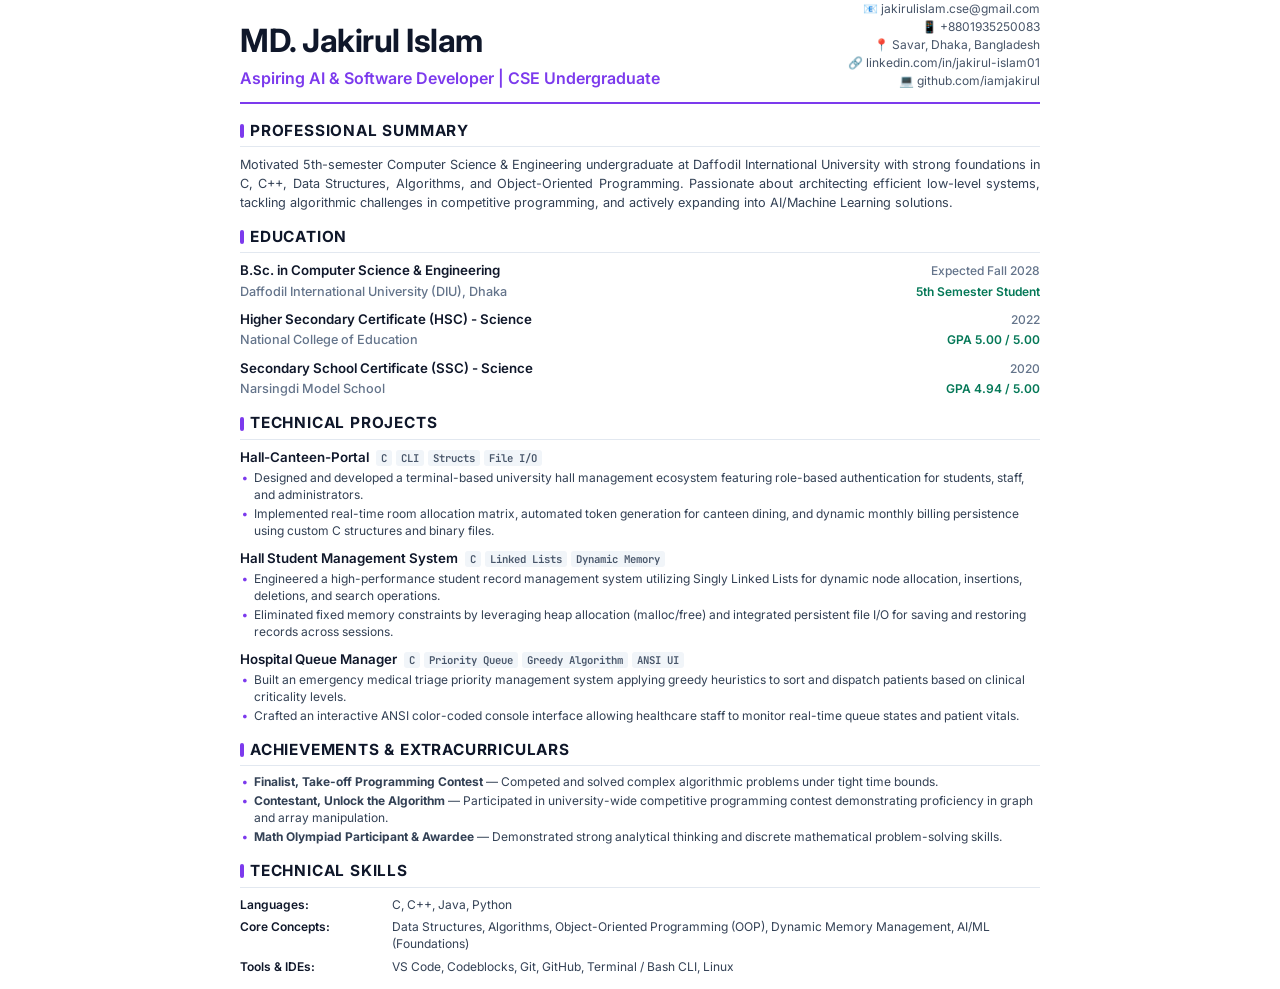
<file: resume_preview.html>
<!DOCTYPE html>
<html lang="en">
<head>
<meta charset="UTF-8">
<title>MD. Jakirul Islam - Resume</title>
<style>
  @import url('https://fonts.googleapis.com/css2?family=Inter:wght@300;400;500;600;700&family=JetBrains+Mono:wght@400;500&display=swap');
  
  @page {
    size: A4;
    margin: 15mm 15mm 15mm 15mm;
  }
  
  * {
    box-sizing: border-box;
    margin: 0;
    padding: 0;
  }
  
  body {
    font-family: 'Inter', -apple-system, BlinkMacSystemFont, 'Segoe UI', Roboto, sans-serif;
    color: #1e293b;
    background: #ffffff;
    line-height: 1.45;
    font-size: 10.5pt;
  }
  
  .resume-container {
    max-width: 800px;
    margin: 0 auto;
  }
  
  header {
    border-bottom: 2px solid #7c3aed;
    padding-bottom: 12px;
    margin-bottom: 16px;
    display: flex;
    justify-content: space-between;
    align-items: flex-end;
  }
  
  .header-left h1 {
    font-size: 24pt;
    font-weight: 700;
    color: #0f172a;
    letter-spacing: -0.5px;
  }
  
  .header-left .title {
    font-size: 12pt;
    font-weight: 600;
    color: #7c3aed;
    margin-top: 2px;
  }
  
  .header-right {
    text-align: right;
    font-size: 9pt;
    color: #475569;
    line-height: 1.5;
  }
  
  .header-right a {
    color: #475569;
    text-decoration: none;
  }
  
  .header-right a:hover {
    color: #7c3aed;
  }
  
  section {
    margin-bottom: 14px;
  }
  
  h2 {
    font-size: 11.5pt;
    font-weight: 700;
    text-transform: uppercase;
    letter-spacing: 0.8px;
    color: #0f172a;
    border-bottom: 1px solid #e2e8f0;
    padding-bottom: 4px;
    margin-bottom: 8px;
    display: flex;
    align-items: center;
    gap: 6px;
  }
  
  h2::before {
    content: '';
    display: inline-block;
    width: 4px;
    height: 14px;
    background: #7c3aed;
    border-radius: 2px;
  }
  
  .summary-text {
    color: #334155;
    font-size: 9.5pt;
    text-align: justify;
    line-height: 1.5;
  }
  
  .entry {
    margin-bottom: 9px;
  }
  
  .entry:last-child {
    margin-bottom: 0;
  }
  
  .entry-header {
    display: flex;
    justify-content: space-between;
    align-items: baseline;
    margin-bottom: 2px;
  }
  
  .entry-title {
    font-weight: 600;
    font-size: 10pt;
    color: #0f172a;
  }
  
  .entry-subtitle {
    font-weight: 500;
    font-size: 9.5pt;
    color: #64748b;
  }
  
  .entry-date {
    font-size: 9pt;
    color: #64748b;
    font-weight: 500;
  }
  
  .entry-grade {
    font-weight: 600;
    color: #047857;
    font-size: 9pt;
  }
  
  ul {
    list-style-type: none;
    padding-left: 0;
    margin-top: 3px;
  }
  
  li {
    font-size: 9pt;
    color: #334155;
    position: relative;
    padding-left: 14px;
    margin-bottom: 2.5px;
    line-height: 1.4;
  }
  
  li::before {
    content: '•';
    position: absolute;
    left: 2px;
    color: #7c3aed;
    font-weight: bold;
  }
  
  .tech-tag {
    font-family: 'JetBrains Mono', monospace;
    font-size: 8pt;
    background: #f1f5f9;
    color: #475569;
    padding: 1px 5px;
    border-radius: 3px;
    margin-left: 4px;
  }
  
  .skills-grid {
    display: grid;
    grid-template-columns: 140px 1fr;
    row-gap: 5px;
    column-gap: 12px;
    font-size: 9pt;
  }
  
  .skill-category {
    font-weight: 600;
    color: #0f172a;
  }
  
  .skill-items {
    color: #334155;
  }
</style>
</head>
<body>
<div class="resume-container">
  <header>
    <div class="header-left">
      <h1>MD. Jakirul Islam</h1>
      <div class="title">Aspiring AI & Software Developer | CSE Undergraduate</div>
    </div>
    <div class="header-right">
      <div>📧 <a href="mailto:jakirulislam.cse@gmail.com">jakirulislam.cse@gmail.com</a></div>
      <div>📱 +8801935250083</div>
      <div>📍 Savar, Dhaka, Bangladesh</div>
      <div>🔗 linkedin.com/in/jakirul-islam01</div>
      <div>💻 github.com/iamjakirul</div>
    </div>
  </header>

  <section>
    <h2>Professional Summary</h2>
    <p class="summary-text">
      Motivated 5th-semester Computer Science & Engineering undergraduate at Daffodil International University with strong foundations in C, C++, Data Structures, Algorithms, and Object-Oriented Programming. Passionate about architecting efficient low-level systems, tackling algorithmic challenges in competitive programming, and actively expanding into AI/Machine Learning solutions.
    </p>
  </section>

  <section>
    <h2>Education</h2>
    <div class="entry">
      <div class="entry-header">
        <span class="entry-title">B.Sc. in Computer Science & Engineering</span>
        <span class="entry-date">Expected Fall 2028</span>
      </div>
      <div class="entry-header">
        <span class="entry-subtitle">Daffodil International University (DIU), Dhaka</span>
        <span class="entry-grade">5th Semester Student</span>
      </div>
    </div>
    <div class="entry">
      <div class="entry-header">
        <span class="entry-title">Higher Secondary Certificate (HSC) - Science</span>
        <span class="entry-date">2022</span>
      </div>
      <div class="entry-header">
        <span class="entry-subtitle">National College of Education</span>
        <span class="entry-grade">GPA 5.00 / 5.00</span>
      </div>
    </div>
    <div class="entry">
      <div class="entry-header">
        <span class="entry-title">Secondary School Certificate (SSC) - Science</span>
        <span class="entry-date">2020</span>
      </div>
      <div class="entry-header">
        <span class="entry-subtitle">Narsingdi Model School</span>
        <span class="entry-grade">GPA 4.94 / 5.00</span>
      </div>
    </div>
  </section>

  <section>
    <h2>Technical Projects</h2>
    
    <div class="entry">
      <div class="entry-header">
        <span class="entry-title">Hall-Canteen-Portal <span class="tech-tag">C</span><span class="tech-tag">CLI</span><span class="tech-tag">Structs</span><span class="tech-tag">File I/O</span></span>
      </div>
      <ul>
        <li>Designed and developed a terminal-based university hall management ecosystem featuring role-based authentication for students, staff, and administrators.</li>
        <li>Implemented real-time room allocation matrix, automated token generation for canteen dining, and dynamic monthly billing persistence using custom C structures and binary files.</li>
      </ul>
    </div>

    <div class="entry">
      <div class="entry-header">
        <span class="entry-title">Hall Student Management System <span class="tech-tag">C</span><span class="tech-tag">Linked Lists</span><span class="tech-tag">Dynamic Memory</span></span>
      </div>
      <ul>
        <li>Engineered a high-performance student record management system utilizing Singly Linked Lists for dynamic node allocation, insertions, deletions, and search operations.</li>
        <li>Eliminated fixed memory constraints by leveraging heap allocation (malloc/free) and integrated persistent file I/O for saving and restoring records across sessions.</li>
      </ul>
    </div>

    <div class="entry">
      <div class="entry-header">
        <span class="entry-title">Hospital Queue Manager <span class="tech-tag">C</span><span class="tech-tag">Priority Queue</span><span class="tech-tag">Greedy Algorithm</span><span class="tech-tag">ANSI UI</span></span>
      </div>
      <ul>
        <li>Built an emergency medical triage priority management system applying greedy heuristics to sort and dispatch patients based on clinical criticality levels.</li>
        <li>Crafted an interactive ANSI color-coded console interface allowing healthcare staff to monitor real-time queue states and patient vitals.</li>
      </ul>
    </div>
  </section>

  <section>
    <h2>Achievements & Extracurriculars</h2>
    <ul>
      <li><strong>Finalist, Take-off Programming Contest</strong> — Competed and solved complex algorithmic problems under tight time bounds.</li>
      <li><strong>Contestant, Unlock the Algorithm</strong> — Participated in university-wide competitive programming contest demonstrating proficiency in graph and array manipulation.</li>
      <li><strong>Math Olympiad Participant & Awardee</strong> — Demonstrated strong analytical thinking and discrete mathematical problem-solving skills.</li>
    </ul>
  </section>

  <section>
    <h2>Technical Skills</h2>
    <div class="skills-grid">
      <div class="skill-category">Languages:</div>
      <div class="skill-items">C, C++, Java, Python</div>
      
      <div class="skill-category">Core Concepts:</div>
      <div class="skill-items">Data Structures, Algorithms, Object-Oriented Programming (OOP), Dynamic Memory Management, AI/ML (Foundations)</div>
      
      <div class="skill-category">Tools & IDEs:</div>
      <div class="skill-items">VS Code, Codeblocks, Git, GitHub, Terminal / Bash CLI, Linux</div>
    </div>
  </section>
</div>
</body>
</html>
</file>
<file: style.css>
/* ==========================================================================
   PORTFOLIO DESIGN SYSTEM & STYLESHEET
   Developer: MD. Jakirul Islam
   Aesthetics: Deep Pure Dark, Purple Spotlights & Auras, Ultra-Clean Mockups
   Inspired by Reference Screenshots & Modern Web Standards
   ========================================================================== */

/* --------------------------------------------------------------------------
   1. CSS Custom Properties / Design Tokens
   -------------------------------------------------------------------------- */
:root {
  /* Backgrounds */
  --bg-deep: #07070b;
  --bg-primary: #0a0b12;
  --bg-secondary: #0e111d;
  --bg-card: #0c0d16;
  --bg-card-hover: #121422;
  --bg-surface: rgba(14, 16, 28, 0.78);
  --bg-surface-elevated: rgba(20, 24, 42, 0.95);

  /* Primary Neon Violet & Purple Auras (From User Screenshots) */
  --purple-glow-core: #7c3aed;
  --purple-glow-mid: #9333ea;
  --purple-glow-light: #a855f7;
  --purple-glow-bright: #c084fc;
  --purple-glow-soft: rgba(168, 85, 247, 0.18);
  --purple-glow-ambient: rgba(147, 51, 234, 0.35);

  /* Secondary Accents */
  --accent-cyan: #38bdf8;
  --accent-cyan-light: #7dd3fc;
  --accent-emerald: #10b981;
  --accent-amber: #f59e0b;
  --accent-rose: #f43f5e;

  /* Typography Colors */
  --text-main: #f1f5f9;
  --text-heading: #ffffff;
  --text-muted: #94a3b8;
  --text-dim: #64748b;
  --text-highlight: #c084fc;

  /* Borders & Glow Dividers */
  --border-subtle: rgba(255, 255, 255, 0.08);
  --border-medium: rgba(255, 255, 255, 0.14);
  --border-purple: rgba(168, 85, 247, 0.4);
  --border-purple-strong: #a855f7;

  /* Fonts */
  --font-heading: 'Outfit', -apple-system, BlinkMacSystemFont, 'Segoe UI', Roboto, sans-serif;
  --font-body: 'Plus Jakarta Sans', -apple-system, BlinkMacSystemFont, 'Segoe UI', Roboto, sans-serif;
  --font-mono: 'JetBrains Mono', 'Fira Code', monospace;

  /* Layout & Spacing */
  --container-max: 1240px;
  --nav-height: 74px;
  --radius-sm: 8px;
  --radius-md: 14px;
  --radius-lg: 22px;
  --radius-xl: 30px;
  --radius-full: 9999px;

  /* Transitions */
  --transition-fast: 0.18s cubic-bezier(0.16, 1, 0.3, 1);
  --transition-smooth: 0.35s cubic-bezier(0.16, 1, 0.3, 1);
  --transition-bounce: 0.5s cubic-bezier(0.34, 1.56, 0.64, 1);
}

/* --------------------------------------------------------------------------
   2. Reset & Global Base
   -------------------------------------------------------------------------- */
*, *::before, *::after {
  box-sizing: border-box;
  margin: 0;
  padding: 0;
}

html {
  scroll-behavior: smooth;
  scroll-padding-top: var(--nav-height);
  font-size: 16px;
  -webkit-text-size-adjust: 100%;
}

body {
  font-family: var(--font-body);
  background-color: var(--bg-deep);
  color: var(--text-main);
  line-height: 1.65;
  overflow-x: hidden;
  position: relative;
  min-height: 100vh;
}

/* Custom Scrollbar */
::-webkit-scrollbar {
  width: 8px;
}
::-webkit-scrollbar-track {
  background: var(--bg-deep);
}
::-webkit-scrollbar-thumb {
  background: #1e2030;
  border-radius: var(--radius-full);
}
::-webkit-scrollbar-thumb:hover {
  background: var(--purple-glow-mid);
}

/* Selection */
::selection {
  background: rgba(168, 85, 247, 0.4);
  color: #ffffff;
}

h1, h2, h3, h4, h5, h6 {
  font-family: var(--font-heading);
  color: var(--text-heading);
  text-wrap: balance;
  line-height: 1.2;
}

a {
  color: inherit;
  text-decoration: none;
  transition: color var(--transition-fast);
}

img, svg {
  display: block;
  max-width: 100%;
}

button, input, textarea, select {
  font-family: inherit;
  font-size: inherit;
  color: inherit;
}

button {
  cursor: pointer;
  border: none;
  background: none;
}

:focus-visible {
  outline: 2px solid var(--purple-glow-light);
  outline-offset: 3px;
}

.container {
  width: 100%;
  max-width: var(--container-max);
  margin-inline: auto;
  padding-inline: 1.8rem;
}

/* Section Common Spacing */
.section {
  padding-block: 6rem;
  position: relative;
  z-index: 2;
}

.section-tag-wrapper {
  margin-bottom: 0.75rem;
}

.section-tag {
  font-family: var(--font-mono);
  font-size: 0.82rem;
  font-weight: 600;
  letter-spacing: 0.12em;
  color: var(--purple-glow-bright);
}

.section-title {
  font-size: 2.6rem;
  font-weight: 800;
  color: #ffffff;
  margin-bottom: 0.6rem;
}

.section-subtitle {
  font-size: 1.05rem;
  color: var(--text-muted);
  max-width: 640px;
  line-height: 1.6;
}

.section-line {
  width: 60px;
  height: 3px;
  background: linear-gradient(90deg, var(--purple-glow-light), transparent);
  margin-top: 1.25rem;
  margin-bottom: 3.5rem;
  border-radius: var(--radius-full);
}

/* --------------------------------------------------------------------------
   3. Custom Cursor & Spotlight Follower (Global Requirement)
   -------------------------------------------------------------------------- */
.cursor-spotlight {
  position: fixed;
  top: 0;
  left: 0;
  width: 480px;
  height: 480px;
  border-radius: 50%;
  background: radial-gradient(circle, rgba(168, 85, 247, 0.22) 0%, rgba(124, 58, 237, 0.08) 45%, transparent 70%);
  filter: blur(55px);
  pointer-events: none;
  z-index: 1;
  transform: translate(-50%, -50%);
  transition: opacity 0.3s ease;
  will-change: transform;
}

.cursor-dot {
  position: fixed;
  top: 0;
  left: 0;
  width: 10px;
  height: 10px;
  border-radius: 50%;
  background: var(--purple-glow-bright);
  box-shadow: 0 0 14px var(--purple-glow-light);
  pointer-events: none;
  z-index: 9999;
  transform: translate(-50%, -50%);
  transition: width 0.22s ease, height 0.22s ease, background 0.22s ease, border 0.22s ease;
  will-change: transform;
}

.cursor-dot.hovered {
  width: 38px;
  height: 38px;
  background: rgba(168, 85, 247, 0.2);
  border: 1.5px solid var(--purple-glow-bright);
  box-shadow: 0 0 22px rgba(168, 85, 247, 0.6);
}

/* Ambient Background Lights */
#stars-canvas {
  position: fixed;
  top: 0;
  left: 0;
  width: 100vw;
  height: 100vh;
  pointer-events: none;
  z-index: 0;
  opacity: 0.55;
}

.ambient-glow {
  position: fixed;
  border-radius: 50%;
  filter: blur(140px);
  pointer-events: none;
  z-index: 0;
  opacity: 0.25;
}

.glow-1 {
  width: 45vw;
  height: 45vw;
  max-width: 600px;
  max-height: 600px;
  top: -10vw;
  right: -5vw;
  background: radial-gradient(circle, rgba(168, 85, 247, 0.55) 0%, rgba(126, 34, 206, 0.05) 70%, transparent 100%);
  animation: pulse-glow-1 12s ease-in-out infinite alternate;
}

.glow-2 {
  width: 40vw;
  height: 40vw;
  max-width: 550px;
  max-height: 550px;
  top: 45vh;
  left: -10vw;
  background: radial-gradient(circle, rgba(147, 51, 234, 0.45) 0%, rgba(79, 70, 229, 0.05) 70%, transparent 100%);
  animation: pulse-glow-2 15s ease-in-out infinite alternate;
}

.glow-3 {
  width: 35vw;
  height: 35vw;
  max-width: 500px;
  max-height: 500px;
  bottom: 5vh;
  right: 10vw;
  background: radial-gradient(circle, rgba(124, 58, 237, 0.4) 0%, transparent 70%);
}

@keyframes pulse-glow-1 {
  0% { transform: scale(1) translate(0, 0); opacity: 0.22; }
  100% { transform: scale(1.15) translate(-25px, 25px); opacity: 0.32; }
}

@keyframes pulse-glow-2 {
  0% { transform: scale(1) translate(0, 0); opacity: 0.18; }
  100% { transform: scale(1.2) translate(30px, -20px); opacity: 0.28; }
}

/* Glassmorphism Helper */
.glass-panel {
  background: var(--bg-surface);
  backdrop-filter: blur(18px);
  -webkit-backdrop-filter: blur(18px);
  border: 1px solid var(--border-subtle);
  border-radius: var(--radius-lg);
  box-shadow: 0 10px 30px -10px rgba(0, 0, 0, 0.6);
  transition: all var(--transition-smooth);
}

.glass-panel:hover {
  border-color: var(--border-purple);
  box-shadow: 0 18px 40px -10px rgba(168, 85, 247, 0.18);
}

/* --------------------------------------------------------------------------
   4. Left Sticky Vertical Social Dock (Inspired by Image 4)
   -------------------------------------------------------------------------- */
.vertical-socials-dock {
  position: fixed;
  left: 1.25rem;
  top: 50%;
  transform: translateY(-50%);
  z-index: 45;
  display: flex;
  flex-direction: column;
  align-items: center;
}

.v-dock-inner {
  display: flex;
  flex-direction: column;
  align-items: center;
  gap: 1.2rem;
  padding-block: 0.8rem;
  background: rgba(10, 11, 18, 0.7);
  backdrop-filter: blur(12px);
  border-radius: var(--radius-full);
  border: 1px solid rgba(255, 255, 255, 0.05);
  padding-inline: 0.4rem;
}

.v-social-link {
  color: var(--text-muted);
  display: flex;
  align-items: center;
  justify-content: center;
  width: 36px;
  height: 36px;
  border-radius: 50%;
  background: rgba(255, 255, 255, 0.03);
  border: 1px solid rgba(255, 255, 255, 0.06);
  transition: all 0.25s cubic-bezier(0.16, 1, 0.3, 1);
}

.v-social-link:hover {
  color: #ffffff;
  background: rgba(168, 85, 247, 0.25);
  border-color: var(--purple-glow-bright);
  transform: translateY(-3px) scale(1.12);
  box-shadow: 0 0 16px rgba(168, 85, 247, 0.7);
}

.v-dock-line {
  display: none;
}

/* --------------------------------------------------------------------------
   5. Site Header & Dropdown Popover
   -------------------------------------------------------------------------- */
.site-header {
  position: fixed;
  top: 0;
  left: 0;
  width: 100%;
  height: var(--nav-height);
  z-index: 100;
  background: rgba(7, 7, 11, 0.7);
  backdrop-filter: blur(16px);
  -webkit-backdrop-filter: blur(16px);
  border-bottom: 1px solid rgba(255, 255, 255, 0.05);
  transition: all var(--transition-fast);
}

.site-header.scrolled {
  background: rgba(7, 7, 11, 0.94);
  border-bottom-color: rgba(168, 85, 247, 0.25);
  box-shadow: 0 10px 30px rgba(0, 0, 0, 0.7);
}

.nav-container {
  height: 100%;
  display: flex;
  align-items: center;
  justify-content: space-between;
}

.brand-logo {
  display: flex;
  align-items: center;
  gap: 0.75rem;
  font-family: var(--font-heading);
  font-size: 1.25rem;
  font-weight: 800;
  color: #ffffff;
}

.logo-symbol {
  font-family: var(--font-mono);
  color: var(--purple-glow-bright);
  font-weight: 700;
  font-size: 1.15rem;
}

.status-indicator {
  width: 8px;
  height: 8px;
  border-radius: 50%;
  background: var(--accent-emerald);
  box-shadow: 0 0 10px var(--accent-emerald);
}

.desktop-nav .nav-list {
  display: flex;
  align-items: center;
  gap: 2rem;
  list-style: none;
}

.nav-link {
  font-size: 0.92rem;
  font-weight: 500;
  color: var(--text-muted);
  position: relative;
  padding-block: 0.4rem;
  transition: color var(--transition-fast);
}

.nav-link:hover, .nav-link.active {
  color: #ffffff;
}

.nav-link::after {
  content: '';
  position: absolute;
  bottom: 0;
  left: 0;
  width: 0;
  height: 2px;
  background: var(--purple-glow-light);
  border-radius: var(--radius-full);
  transition: width var(--transition-fast);
}

.nav-link:hover::after, .nav-link.active::after {
  width: 100%;
}

.nav-actions {
  display: flex;
  align-items: center;
  gap: 1rem;
}

/* Button Base Styles */
.btn {
  display: inline-flex;
  align-items: center;
  justify-content: center;
  gap: 0.55rem;
  padding: 0.75rem 1.5rem;
  font-family: var(--font-heading);
  font-weight: 600;
  font-size: 0.95rem;
  border-radius: var(--radius-full);
  transition: all var(--transition-fast);
}

.btn-sm {
  padding: 0.5rem 1.15rem;
  font-size: 0.86rem;
}

.btn-primary {
  background: linear-gradient(135deg, #7c3aed 0%, #9333ea 100%);
  color: #ffffff;
  box-shadow: 0 4px 20px rgba(124, 58, 237, 0.45);
}

.btn-primary:hover {
  transform: translateY(-2px);
  box-shadow: 0 6px 26px rgba(147, 51, 234, 0.65);
  background: linear-gradient(135deg, #8b5cf6 0%, #a855f7 100%);
}

.btn-outline {
  background: rgba(255, 255, 255, 0.04);
  border: 1px solid rgba(255, 255, 255, 0.12);
  color: #ffffff;
}

.btn-outline:hover {
  background: rgba(168, 85, 247, 0.15);
  border-color: var(--purple-glow-bright);
  color: #ffffff;
  transform: translateY(-2px);
  box-shadow: 0 0 18px rgba(168, 85, 247, 0.35);
}

.btn-ghost {
  color: var(--text-muted);
}

.btn-ghost:hover {
  color: var(--purple-glow-bright);
}

/* Resume Popover / Dropdown Menu (Inspired by Screenshot 5 Top Right) */
.resume-dropdown-wrapper {
  position: relative;
  display: inline-block;
}

.resume-dropdown-trigger {
  display: inline-flex;
  align-items: center;
  gap: 0.5rem;
}

.dropdown-chevron {
  transition: transform var(--transition-fast);
}

.resume-dropdown-wrapper.open .dropdown-chevron {
  transform: rotate(180deg);
}

.resume-popover-menu {
  position: absolute;
  right: 0;
  top: calc(100% + 12px);
  min-width: 290px;
  background: rgba(12, 13, 22, 0.96);
  backdrop-filter: blur(24px);
  -webkit-backdrop-filter: blur(24px);
  border: 1px solid rgba(168, 85, 247, 0.35);
  border-radius: var(--radius-lg);
  box-shadow: 0 20px 45px -10px rgba(0, 0, 0, 0.9), 0 0 25px rgba(168, 85, 247, 0.25);
  padding: 0.75rem;
  z-index: 120;
  opacity: 0;
  pointer-events: none;
  transform: translateY(-8px) scale(0.96);
  transition: all 0.25s cubic-bezier(0.16, 1, 0.3, 1);
}

.resume-popover-menu.popover-top {
  top: auto;
  bottom: calc(100% + 12px);
}

.resume-dropdown-wrapper.open .resume-popover-menu {
  opacity: 1;
  pointer-events: auto;
  transform: translateY(0) scale(1);
}

.popover-heading {
  font-size: 0.75rem;
  text-transform: uppercase;
  letter-spacing: 0.08em;
  color: var(--purple-glow-bright);
  font-weight: 700;
  padding: 0.4rem 0.6rem 0.6rem;
  border-bottom: 1px solid rgba(255, 255, 255, 0.06);
  margin-bottom: 0.4rem;
}

.popover-item {
  width: 100%;
  display: flex;
  align-items: center;
  gap: 0.75rem;
  padding: 0.65rem 0.75rem;
  border-radius: var(--radius-md);
  text-align: left;
  transition: all var(--transition-fast);
}

.popover-item:hover {
  background: rgba(168, 85, 247, 0.16);
  transform: translateX(3px);
}

.popover-icon-box {
  width: 32px;
  height: 32px;
  border-radius: var(--radius-sm);
  display: flex;
  align-items: center;
  justify-content: center;
  flex-shrink: 0;
}

.popover-icon-box.pdf {
  background: rgba(239, 68, 68, 0.15);
  color: #f87171;
}

.popover-icon-box.img {
  background: rgba(56, 189, 248, 0.15);
  color: #38bdf8;
}

.popover-icon-box.live {
  background: rgba(168, 85, 247, 0.2);
  color: var(--purple-glow-bright);
}

.popover-meta {
  flex-grow: 1;
  display: flex;
  flex-direction: column;
  min-width: 0;
}

.meta-title {
  font-size: 0.85rem;
  font-weight: 600;
  color: #ffffff;
  overflow: hidden;
  text-overflow: ellipsis;
  white-space: nowrap;
}

.meta-sub {
  font-size: 0.72rem;
  color: var(--text-muted);
}

.popover-tag {
  font-size: 0.7rem;
  font-weight: 700;
  padding: 0.15rem 0.5rem;
  border-radius: 4px;
  background: rgba(255, 255, 255, 0.06);
  color: var(--text-dim);
}

.popover-tag.highlight {
  background: rgba(168, 85, 247, 0.25);
  color: var(--purple-glow-bright);
}

/* Mobile Toggle & Drawer */
.mobile-toggle {
  display: none;
  flex-direction: column;
  justify-content: center;
  gap: 5px;
  width: 38px;
  height: 38px;
  padding: 8px;
  border-radius: var(--radius-sm);
  background: rgba(255, 255, 255, 0.05);
}

.mobile-toggle .bar {
  width: 100%;
  height: 2px;
  background: #ffffff;
  border-radius: 2px;
  transition: all var(--transition-fast);
}

.mobile-toggle.active .bar-1 { transform: translateY(7px) rotate(45deg); }
.mobile-toggle.active .bar-2 { opacity: 0; }
.mobile-toggle.active .bar-3 { transform: translateY(-7px) rotate(-45deg); }

.mobile-drawer {
  display: flex;
  position: fixed;
  top: var(--nav-height);
  left: 0;
  width: 100%;
  height: calc(100vh - var(--nav-height));
  background: rgba(7, 7, 11, 0.98);
  backdrop-filter: blur(20px);
  flex-direction: column;
  padding: 2.5rem 2rem;
  z-index: 99;
  transform: translateY(-100%);
  opacity: 0;
  pointer-events: none;
  transition: transform var(--transition-smooth), opacity 0.3s ease;
}

.mobile-drawer.open {
  transform: translateY(0);
  opacity: 1;
  pointer-events: auto;
}

@media (min-width: 769px) {
  .mobile-drawer {
    display: none !important;
  }
}

.mobile-nav-list {
  list-style: none;
  display: flex;
  flex-direction: column;
  gap: 1.5rem;
}

.mobile-nav-link {
  font-size: 1.25rem;
  font-weight: 600;
  color: #ffffff;
}

.mobile-drawer-cta {
  margin-top: 2rem;
  display: flex;
  flex-direction: column;
  gap: 1rem;
}

/* --------------------------------------------------------------------------
   6. Hero Section (Clean, Focused Duo-Layout with Circular Profile Photo)
   -------------------------------------------------------------------------- */
.hero-section {
  position: relative;
  min-height: calc(100vh - var(--nav-height));
  display: flex;
  align-items: center;
  padding-top: calc(var(--nav-height) + 1.5rem);
  padding-bottom: 2.5rem;
  z-index: 2;
  overflow: hidden;
  box-sizing: border-box;
}

.hero-container-duo {
  display: grid;
  grid-template-columns: 1.25fr 1fr;
  align-items: center;
  gap: 3.5rem;
  width: 100%;
  padding-left: 4.5rem;
}

/* Left Hero Column */
.hero-col-left {
  display: flex;
  flex-direction: column;
  gap: 1.2rem;
  z-index: 2;
}

.hero-status-pill {
  display: inline-flex;
  align-items: center;
  gap: 0.5rem;
  padding: 0.35rem 0.9rem;
  border-radius: var(--radius-full);
  background: rgba(16, 185, 129, 0.12);
  border: 1px solid rgba(16, 185, 129, 0.3);
  color: #34d399;
  font-size: 0.8rem;
  font-weight: 600;
  width: fit-content;
}

.status-pulse-dot {
  width: 7px;
  height: 7px;
  border-radius: 50%;
  background: #10b981;
  box-shadow: 0 0 10px #10b981;
  animation: pulse-dot 2s infinite;
}

@keyframes pulse-dot {
  0% { transform: scale(0.9); opacity: 0.7; }
  50% { transform: scale(1.3); opacity: 1; }
  100% { transform: scale(0.9); opacity: 0.7; }
}

.hero-subtext {
  font-size: 1.5rem;
  font-weight: 400;
  color: var(--text-muted);
}

.hero-fullname {
  font-size: 3.8rem;
  font-weight: 800;
  color: #ffffff;
  line-height: 1.08;
  letter-spacing: -0.02em;
}

.hero-bio-snippet {
  font-size: 1.02rem;
  color: var(--text-muted);
  line-height: 1.7;
  max-width: 540px;
}

.hero-bio-snippet strong {
  color: #ffffff;
  font-weight: 600;
}

.hero-cta-row {
  display: flex;
  gap: 1rem;
  margin-top: 0.6rem;
}

/* Right Hero Column: Clean Circular Framed Portrait */
.hero-col-right {
  display: flex;
  justify-content: center;
  align-items: center;
  position: relative;
  z-index: 2;
}

.hero-circle-wrapper {
  position: relative;
  display: flex;
  justify-content: center;
  align-items: center;
  width: 380px;
  height: 380px;
}

.hero-circle-aura {
  position: absolute;
  width: 360px;
  height: 360px;
  border-radius: 50%;
  background: radial-gradient(circle, rgba(168, 85, 247, 0.65) 0%, rgba(124, 58, 237, 0.3) 48%, transparent 72%);
  filter: blur(45px);
  z-index: 1;
  animation: aura-glow-pulse 4.5s ease-in-out infinite alternate;
}

.hero-circle-ring {
  position: absolute;
  width: 330px;
  height: 330px;
  border-radius: 50%;
  border: 1.5px dashed rgba(192, 132, 252, 0.4);
  box-shadow: 0 0 35px rgba(168, 85, 247, 0.35);
  z-index: 1;
  animation: ring-rotate 25s linear infinite;
}

@keyframes ring-rotate {
  from { transform: rotate(0deg); }
  to { transform: rotate(360deg); }
}

@keyframes aura-glow-pulse {
  0% { transform: scale(0.92); opacity: 0.7; }
  100% { transform: scale(1.08); opacity: 1; filter: blur(52px); }
}

.hero-circle-frame {
  position: relative;
  z-index: 2;
  width: 300px;
  height: 300px;
  border-radius: 50%;
  overflow: hidden;
  border: 3.5px solid rgba(192, 132, 252, 0.6);
  box-shadow: 0 0 45px rgba(168, 85, 247, 0.5), inset 0 0 25px rgba(168, 85, 247, 0.25);
  background: #080910;
  transition: transform 0.35s ease, box-shadow 0.35s ease;
}

.hero-circle-frame:hover {
  transform: scale(1.03);
  box-shadow: 0 0 60px rgba(192, 132, 252, 0.8), inset 0 0 30px rgba(168, 85, 247, 0.4);
}

.hero-circle-img {
  width: 100%;
  height: 100%;
  object-fit: cover;
  object-position: center 20%;
  transition: transform 0.4s ease;
  display: block;
}

.hero-circle-frame:hover .hero-circle-img {
  transform: scale(1.06);
}

/* --------------------------------------------------------------------------
   7. About Me Section (Inspired by Image 3: "Creativity Is My Passion")
   -------------------------------------------------------------------------- */
.about-flex-layout {
  display: grid;
  grid-template-columns: 0.85fr 1.15fr;
  gap: 4.5rem;
  align-items: center;
}

.about-visual-side {
  display: flex;
  justify-content: center;
}

.about-portrait-halo {
  position: relative;
  width: 340px;
  height: 420px;
  display: flex;
  align-items: center;
  justify-content: center;
}

.about-aura-glow {
  position: absolute;
  width: 320px;
  height: 320px;
  border-radius: 50%;
  background: radial-gradient(circle, rgba(168, 85, 247, 0.6) 0%, rgba(126, 34, 206, 0.3) 50%, transparent 72%);
  filter: blur(40px);
  z-index: 1;
}

.about-portrait-img {
  position: relative;
  z-index: 2;
  width: 100%;
  height: 100%;
  object-fit: cover;
  border-radius: var(--radius-xl);
  border: 1px solid rgba(168, 85, 247, 0.35);
  box-shadow: 0 20px 40px rgba(0, 0, 0, 0.8), 0 0 30px rgba(168, 85, 247, 0.25);
}

.about-text-side {
  display: flex;
  flex-direction: column;
  gap: 1.4rem;
}

.about-passion-header {
  display: flex;
  flex-direction: column;
}

.about-creative-tag {
  font-size: 2.8rem;
  font-weight: 800;
  background: linear-gradient(135deg, #a855f7 0%, #c084fc 100%);
  -webkit-background-clip: text;
  -webkit-text-fill-color: transparent;
  line-height: 1.1;
}

.about-passion-title {
  font-size: 3.2rem;
  font-weight: 800;
  color: #ffffff;
  line-height: 1.1;
}

.about-lead-quote {
  font-size: 1.1rem;
  line-height: 1.7;
  color: #e2e8f0;
}

.highlight-purple {
  color: var(--purple-glow-bright);
  font-weight: 600;
}

.about-detail-paragraph {
  font-size: 0.96rem;
  color: var(--text-muted);
  line-height: 1.65;
}

.about-detail-paragraph code {
  font-family: var(--font-mono);
  color: var(--accent-cyan);
  background: rgba(56, 189, 248, 0.1);
  padding: 0.15rem 0.4rem;
  border-radius: 4px;
}

/* Badges Grid */
.about-badges-grid {
  display: grid;
  grid-template-columns: repeat(2, 1fr);
  gap: 1rem;
  margin-top: 0.5rem;
}

.about-mini-badge {
  padding: 1.1rem 1.3rem;
  background: rgba(14, 16, 28, 0.85);
  border: 1px solid rgba(255, 255, 255, 0.08);
  border-radius: var(--radius-md);
  transition: all var(--transition-fast);
}

.about-mini-badge:hover {
  border-color: var(--border-purple);
  transform: translateY(-3px);
  box-shadow: 0 10px 24px -6px rgba(168, 85, 247, 0.2);
}

.mini-badge-num {
  font-family: var(--font-heading);
  font-size: 1.6rem;
  font-weight: 800;
  color: #ffffff;
  line-height: 1;
}

.mini-badge-title {
  font-size: 0.88rem;
  font-weight: 600;
  color: var(--purple-glow-bright);
  margin-top: 0.35rem;
}

.mini-badge-desc {
  font-size: 0.78rem;
  color: var(--text-dim);
}

.about-actions-dock {
  display: flex;
  align-items: center;
  gap: 1.25rem;
  margin-top: 1rem;
}

/* --------------------------------------------------------------------------
   8. Projects Section (Inspired by Image 5: Clean Cards & Purple Underglow)
   -------------------------------------------------------------------------- */
.projects-section {
  position: relative;
  z-index: 2;
}

.projects-section-header {
  text-align: center;
  margin-bottom: 3.5rem;
}

.projects-headline {
  font-size: 3.2rem;
  font-weight: 800;
  color: #ffffff;
  margin-bottom: 0.6rem;
}

.gradient-purple-text {
  background: linear-gradient(135deg, #a855f7 0%, #c084fc 100%);
  -webkit-background-clip: text;
  -webkit-text-fill-color: transparent;
  text-shadow: 0 0 25px rgba(168, 85, 247, 0.4);
}

.projects-subheadline {
  font-size: 1.1rem;
  color: var(--text-muted);
}

.project-slider-wrapper {
  position: relative;
  max-width: 980px;
  margin: 0 auto;
  display: flex;
  align-items: center;
  gap: 1.25rem;
}

.project-slider-viewport {
  overflow: hidden;
  width: 100%;
  border-radius: 24px;
}

.project-slider-track {
  display: flex;
  transition: transform 0.55s cubic-bezier(0.25, 1, 0.5, 1);
  width: 100%;
}

.project-slide {
  min-width: 100%;
  max-width: 100%;
  box-sizing: border-box;
  padding: 0.5rem;
  opacity: 0.35;
  transform: scale(0.96);
  transition: opacity 0.55s ease, transform 0.55s ease;
}

.project-slide.active {
  opacity: 1;
  transform: scale(1);
}

/* Featured Project Card Matching Reference Screenshot (media_1790777632679.png) */
.featured-project-card {
  position: relative;
  background: linear-gradient(145deg, rgba(16, 20, 36, 0.95), rgba(11, 14, 25, 0.98));
  border: 1.5px solid rgba(139, 92, 246, 0.35);
  box-shadow: 0 20px 50px -10px rgba(0, 0, 0, 0.8), 0 0 40px rgba(124, 58, 237, 0.18);
  border-radius: 22px;
  padding: 2.4rem 2.6rem;
  display: flex;
  flex-direction: column;
  backdrop-filter: blur(16px);
  transition: border-color 0.3s ease, box-shadow 0.3s ease;
}

.featured-project-card:hover {
  border-color: rgba(168, 85, 247, 0.6);
  box-shadow: 0 25px 60px -10px rgba(0, 0, 0, 0.9), 0 0 50px rgba(168, 85, 247, 0.3);
}

.f-card-header {
  display: flex;
  align-items: center;
  gap: 1.25rem;
  margin-bottom: 1.4rem;
}

.f-card-icon-box {
  width: 52px;
  height: 52px;
  border-radius: 14px;
  background: rgba(30, 41, 69, 0.7);
  border: 1px solid rgba(59, 130, 246, 0.3);
  color: #38bdf8;
  display: flex;
  align-items: center;
  justify-content: center;
  flex-shrink: 0;
  box-shadow: 0 4px 15px rgba(56, 189, 248, 0.2);
}

.f-card-icon-box.canteen-theme {
  background: rgba(37, 99, 235, 0.18);
  border-color: rgba(96, 165, 250, 0.4);
  color: #60a5fa;
}

.f-card-icon-box.hall-theme {
  background: rgba(139, 92, 246, 0.18);
  border-color: rgba(168, 85, 247, 0.4);
  color: #c084fc;
}

.f-card-icon-box.hospital-theme {
  background: rgba(16, 185, 129, 0.18);
  border-color: rgba(52, 211, 153, 0.4);
  color: #34d399;
}

.f-card-title-wrap {
  flex: 1;
}

.f-project-title {
  font-size: 1.65rem;
  font-weight: 700;
  color: #ffffff;
  margin-bottom: 0.3rem;
  letter-spacing: -0.01em;
}

.f-project-subtitle {
  font-size: 0.95rem;
  color: #94a3b8;
  line-height: 1.4;
}

.f-card-badge-wrap {
  flex-shrink: 0;
}

.featured-badge {
  display: inline-block;
  padding: 0.35rem 0.95rem;
  border-radius: var(--radius-full);
  background: linear-gradient(135deg, #2563eb 0%, #3b82f6 100%);
  color: #ffffff;
  font-size: 0.78rem;
  font-weight: 700;
  letter-spacing: 0.06em;
  box-shadow: 0 0 20px rgba(59, 130, 246, 0.5);
}

.f-project-full-desc {
  font-size: 1rem;
  line-height: 1.65;
  color: #cbd5e1;
  margin-bottom: 1.5rem;
}

.f-section-divider {
  height: 1px;
  background: rgba(255, 255, 255, 0.08);
  margin-bottom: 1.4rem;
}

/* Key Features Block */
.f-features-block {
  margin-bottom: 1.5rem;
}

.f-block-heading {
  font-size: 0.82rem;
  font-weight: 700;
  letter-spacing: 0.08em;
  color: #cbd5e1;
  text-transform: uppercase;
  display: flex;
  align-items: center;
  gap: 0.45rem;
  margin-bottom: 0.85rem;
}

.f-star-icon, .f-stack-icon {
  font-size: 0.95rem;
}

.f-features-grid {
  display: grid;
  grid-template-columns: repeat(2, 1fr);
  gap: 0.65rem 1.5rem;
}

.f-feature-item {
  display: flex;
  align-items: flex-start;
  gap: 0.55rem;
  font-size: 0.92rem;
  color: #e2e8f0;
  line-height: 1.45;
}

.f-check-circle {
  display: inline-flex;
  align-items: center;
  justify-content: center;
  width: 18px;
  height: 18px;
  border-radius: 50%;
  background: #10b981;
  color: #ffffff;
  font-size: 0.72rem;
  font-weight: 800;
  flex-shrink: 0;
  margin-top: 1px;
}

/* Tech Stack Block */
.f-techstack-block {
  margin-bottom: 1.8rem;
}

.f-tech-tags {
  display: flex;
  flex-wrap: wrap;
  gap: 0.6rem;
}

.f-tech-pill {
  display: inline-flex;
  align-items: center;
  padding: 0.35rem 0.9rem;
  border-radius: var(--radius-full);
  background: rgba(139, 92, 246, 0.14);
  border: 1px solid rgba(168, 85, 247, 0.3);
  color: #d8b4fe;
  font-size: 0.85rem;
  font-weight: 500;
  transition: all 0.2s ease;
}

.f-tech-pill:hover {
  background: rgba(139, 92, 246, 0.25);
  border-color: rgba(168, 85, 247, 0.55);
  transform: translateY(-1px);
}

/* Action Buttons */
.f-card-actions {
  display: flex;
  align-items: center;
  gap: 1rem;
}

.btn-github-action {
  display: inline-flex;
  align-items: center;
  gap: 0.55rem;
  padding: 0.65rem 1.4rem;
  border-radius: var(--radius-full);
  background: #2563eb;
  color: #ffffff;
  font-weight: 600;
  font-size: 0.92rem;
  border: none;
  cursor: pointer;
  box-shadow: 0 4px 16px rgba(37, 99, 235, 0.4);
  transition: all 0.25s ease;
  text-decoration: none;
}

.btn-github-action:hover {
  background: #1d4ed8;
  box-shadow: 0 6px 22px rgba(37, 99, 235, 0.6);
  transform: translateY(-2px);
}

.btn-live-simulation {
  display: inline-flex;
  align-items: center;
  gap: 0.5rem;
  padding: 0.65rem 1.3rem;
  border-radius: var(--radius-full);
  background: rgba(255, 255, 255, 0.06);
  border: 1px solid rgba(255, 255, 255, 0.12);
  color: #cbd5e1;
  font-weight: 600;
  font-size: 0.92rem;
  cursor: pointer;
  transition: all 0.25s ease;
}

.btn-live-simulation:hover {
  background: rgba(255, 255, 255, 0.12);
  border-color: rgba(255, 255, 255, 0.25);
  color: #ffffff;
  transform: translateY(-2px);
}

/* Slider Controls: Arrows & Indicators */
.slider-arrow-btn {
  width: 48px;
  height: 48px;
  border-radius: 50%;
  background: rgba(18, 22, 38, 0.85);
  border: 1px solid rgba(168, 85, 247, 0.35);
  color: #ffffff;
  display: flex;
  align-items: center;
  justify-content: center;
  cursor: pointer;
  flex-shrink: 0;
  backdrop-filter: blur(10px);
  transition: all 0.25s ease;
  z-index: 5;
}

.slider-arrow-btn:hover {
  background: #7c3aed;
  border-color: #a855f7;
  color: #ffffff;
  transform: scale(1.1);
  box-shadow: 0 0 25px rgba(168, 85, 247, 0.6);
}

.slider-footer-controls {
  display: flex;
  align-items: center;
  justify-content: center;
  gap: 2rem;
  margin-top: 1.8rem;
}

.slider-dots {
  display: flex;
  align-items: center;
  gap: 0.65rem;
}

.slider-dot {
  width: 10px;
  height: 10px;
  border-radius: 10px;
  background: rgba(255, 255, 255, 0.2);
  border: none;
  cursor: pointer;
  padding: 0;
  transition: all 0.3s cubic-bezier(0.25, 1, 0.5, 1);
}

.slider-dot:hover {
  background: rgba(255, 255, 255, 0.4);
}

.slider-dot.active {
  width: 32px;
  background: linear-gradient(135deg, #a855f7 0%, #3b82f6 100%);
  box-shadow: 0 0 12px rgba(168, 85, 247, 0.6);
}

.slider-counter {
  font-family: var(--font-mono);
  font-size: 0.88rem;
  color: var(--text-muted);
  font-weight: 500;
  letter-spacing: 0.05em;
}

.slider-counter span#slider-current-num {
  color: #ffffff;
  font-weight: 700;
}

/* --------------------------------------------------------------------------
   9. Experience & Education Timeline (Inspired by Image 2: Central Purple Spine)
   -------------------------------------------------------------------------- */
.timeline-section {
  position: relative;
  z-index: 2;
}

.timeline-tab-wrapper {
  display: flex;
  justify-content: center;
  margin-bottom: 4rem;
}

.timeline-segmented-pill {
  display: inline-flex;
  background: rgba(18, 20, 32, 0.85);
  backdrop-filter: blur(16px);
  padding: 0.35rem;
  border-radius: var(--radius-full);
  border: 1px solid rgba(255, 255, 255, 0.08);
}

.timeline-pill-btn {
  padding: 0.7rem 1.8rem;
  border-radius: var(--radius-full);
  font-family: var(--font-heading);
  font-weight: 600;
  font-size: 0.96rem;
  color: var(--text-muted);
  display: flex;
  align-items: center;
  gap: 0.6rem;
  transition: all 0.3s cubic-bezier(0.16, 1, 0.3, 1);
}

.timeline-pill-btn:hover {
  color: #ffffff;
}

.timeline-pill-btn.active {
  background: linear-gradient(135deg, #7c3aed 0%, #9333ea 100%);
  color: #ffffff;
  box-shadow: 0 4px 20px rgba(124, 58, 237, 0.45);
}

/* Central Timeline Spine & Triad Rows */
.unified-timeline-stage {
  position: relative;
  max-width: 980px;
  margin: 0 auto;
  padding: 2rem 0;
}

.timeline-central-spine {
  position: absolute;
  left: 50%;
  top: 0;
  bottom: 0;
  width: 2px;
  transform: translateX(-50%);
  background: linear-gradient(to bottom, transparent, #7c3aed 10%, #9333ea 90%, transparent);
  box-shadow: 0 0 14px rgba(147, 51, 234, 0.65);
}

.timeline-content-view {
  display: none;
  opacity: 0;
  transform: translateY(15px);
  transition: opacity 0.35s ease, transform 0.35s ease;
}

.timeline-content-view.active {
  display: block;
  opacity: 1;
  transform: translateY(0);
}

.timeline-triad-row {
  display: grid;
  grid-template-columns: 1fr 140px 1.4fr;
  align-items: center;
  gap: 1.5rem;
  margin-bottom: 3.8rem;
  position: relative;
}

.timeline-left-cell {
  text-align: right;
  padding-right: 1.25rem;
}

.timeline-degree-title {
  font-size: 1.4rem;
  font-weight: 800;
  color: #ffffff;
  line-height: 1.25;
}

.timeline-institution-purple {
  display: block;
  font-size: 0.95rem;
  font-weight: 600;
  color: var(--purple-glow-bright);
  margin-top: 0.35rem;
}

.timeline-center-cell {
  display: flex;
  flex-direction: column;
  align-items: center;
  justify-content: center;
  position: relative;
  z-index: 2;
}

.timeline-node-dot {
  width: 18px;
  height: 18px;
  border-radius: 50%;
  background: var(--purple-glow-bright);
  border: 3px solid #07070a;
  box-shadow: 0 0 16px var(--purple-glow-light);
  margin-bottom: 0.5rem;
}

.timeline-node-dot.active-pulse {
  animation: node-pulse 2s infinite;
}

@keyframes node-pulse {
  0% { transform: scale(1); box-shadow: 0 0 16px #a855f7; }
  50% { transform: scale(1.25); box-shadow: 0 0 25px #c084fc; }
  100% { transform: scale(1); box-shadow: 0 0 16px #a855f7; }
}

.timeline-year-badge {
  font-family: var(--font-heading);
  font-size: 1.2rem;
  font-weight: 800;
  color: #ffffff;
  text-align: center;
  line-height: 1.2;
}

.timeline-right-cell {
  padding-left: 1.25rem;
}

.timeline-desc-text {
  font-size: 0.96rem;
  color: var(--text-muted);
  line-height: 1.65;
}

/* --------------------------------------------------------------------------
   10. Skills Section ("skill er page ta same thakbe" - User Request)
   -------------------------------------------------------------------------- */
.skills-grid-container {
  display: grid;
  grid-template-columns: repeat(3, 1fr);
  gap: 2rem;
}

.skill-category-card {
  padding: 2.2rem 1.8rem;
  display: flex;
  flex-direction: column;
}

.skill-cat-head {
  display: flex;
  align-items: center;
  gap: 1rem;
  margin-bottom: 1.8rem;
  padding-bottom: 1rem;
  border-bottom: 1px solid rgba(255, 255, 255, 0.06);
}

.cat-icon-wrap {
  width: 44px;
  height: 44px;
  border-radius: var(--radius-md);
  display: flex;
  align-items: center;
  justify-content: center;
  flex-shrink: 0;
}

.cat-icon-wrap.violet {
  background: rgba(168, 85, 247, 0.15);
  color: var(--purple-glow-bright);
  border: 1px solid rgba(168, 85, 247, 0.35);
}

.cat-icon-wrap.cyan {
  background: rgba(56, 189, 248, 0.15);
  color: var(--accent-cyan);
  border: 1px solid rgba(56, 189, 248, 0.35);
}

.cat-icon-wrap.emerald {
  background: rgba(16, 185, 129, 0.15);
  color: var(--accent-emerald);
  border: 1px solid rgba(16, 185, 129, 0.35);
}

.cat-title {
  font-size: 1.15rem;
  font-weight: 700;
  color: #ffffff;
}

.cat-subtitle {
  font-size: 0.78rem;
  color: var(--text-dim);
}

.skill-items-list {
  display: flex;
  flex-direction: column;
  gap: 1.25rem;
}

.badge-tech-header {
  display: flex;
  justify-content: space-between;
  align-items: center;
  margin-bottom: 0.4rem;
}

.tech-name {
  font-family: var(--font-heading);
  font-weight: 700;
  font-size: 0.95rem;
  color: #ffffff;
}

.tech-level {
  font-size: 0.75rem;
  color: var(--text-muted);
}

.progress-bar-bg {
  width: 100%;
  height: 7px;
  background: rgba(255, 255, 255, 0.05);
  border-radius: var(--radius-full);
  overflow: hidden;
}

.progress-fill {
  height: 100%;
  background: linear-gradient(90deg, #7c3aed, #c084fc);
  border-radius: var(--radius-full);
  box-shadow: 0 0 10px rgba(168, 85, 247, 0.5);
  transition: width 1.2s cubic-bezier(0.16, 1, 0.3, 1);
}

.skill-tags-cloud {
  display: flex;
  flex-wrap: wrap;
  gap: 0.65rem;
}

.skill-tag-pill {
  display: inline-flex;
  align-items: center;
  gap: 0.4rem;
  padding: 0.45rem 0.9rem;
  border-radius: var(--radius-full);
  background: rgba(255, 255, 255, 0.04);
  border: 1px solid rgba(255, 255, 255, 0.08);
  font-size: 0.85rem;
  color: var(--text-main);
  transition: all var(--transition-fast);
}

.skill-tag-pill:hover, .skill-tag-pill.active-tag {
  background: rgba(168, 85, 247, 0.15);
  border-color: rgba(168, 85, 247, 0.4);
  color: #ffffff;
}

.skill-tag-pill.learning-tag {
  border-color: rgba(56, 189, 248, 0.4);
  background: rgba(56, 189, 248, 0.1);
  color: var(--accent-cyan-light);
}

.tools-grid {
  display: grid;
  grid-template-columns: repeat(2, 1fr);
  gap: 0.85rem;
}

.tool-chip {
  padding: 0.85rem 1rem;
  background: rgba(255, 255, 255, 0.03);
  border: 1px solid var(--border-subtle);
  border-radius: var(--radius-md);
  display: flex;
  flex-direction: column;
  transition: all var(--transition-fast);
}

.tool-chip:hover {
  background: rgba(16, 185, 129, 0.08);
  border-color: rgba(16, 185, 129, 0.3);
  transform: translateY(-2px);
}

.tool-dot {
  width: 6px;
  height: 6px;
  border-radius: 50%;
  background: var(--accent-emerald);
  margin-bottom: 0.4rem;
}

.tool-chip strong {
  font-size: 0.92rem;
  color: #ffffff;
}

.tool-hint {
  font-size: 0.72rem;
  color: var(--text-dim);
}

/* --------------------------------------------------------------------------
   11. Contact Me Section (Inspired by Image 1: Glowing Copy Email & 3 Columns)
   -------------------------------------------------------------------------- */
.contact-section {
  position: relative;
  z-index: 2;
}

.contact-header-centered {
  text-align: center;
  margin-bottom: 4rem;
}

.contact-title-huge {
  font-size: 3.8rem;
  font-weight: 800;
  color: #ffffff;
  margin-bottom: 0.5rem;
}

.contact-subtitle-dim {
  font-size: 1.25rem;
  color: var(--text-muted);
  margin-bottom: 2rem;
}

.copy-email-glow-wrapper {
  display: flex;
  justify-content: center;
  position: relative;
}

.email-hidden-ref {
  display: none;
}

/* The Glowing Copy Email Button from Screenshot 1 */
.btn-copy-email-pill {
  display: inline-flex;
  align-items: center;
  gap: 0.7rem;
  padding: 0.85rem 2.2rem;
  border-radius: var(--radius-full);
  background: rgba(18, 20, 34, 0.9);
  border: 2px solid #7c3aed;
  color: #ffffff;
  font-family: var(--font-heading);
  font-weight: 700;
  font-size: 1.05rem;
  cursor: pointer;
  box-shadow: 0 0 25px rgba(124, 58, 237, 0.55), inset 0 0 15px rgba(124, 58, 237, 0.2);
  transition: all 0.3s cubic-bezier(0.16, 1, 0.3, 1);
}

.btn-copy-email-pill:hover {
  transform: translateY(-3px) scale(1.03);
  border-color: var(--purple-glow-bright);
  box-shadow: 0 0 35px rgba(168, 85, 247, 0.85), inset 0 0 20px rgba(168, 85, 247, 0.4);
}

.btn-copy-email-pill.copied {
  border-color: #10b981;
  box-shadow: 0 0 30px rgba(16, 185, 129, 0.7);
  color: #6ee7b7;
}

/* 3-Column Layout Matching Screenshot 1 */
.contact-triad-grid {
  display: grid;
  grid-template-columns: repeat(3, 1fr);
  gap: 3.5rem;
  max-width: 980px;
  margin: 0 auto 4rem;
}

.contact-triad-col {
  display: flex;
  flex-direction: column;
  gap: 1.6rem;
}

.triad-block {
  display: flex;
  flex-direction: column;
  gap: 0.35rem;
}

.triad-heading {
  font-size: 1.15rem;
  font-weight: 700;
  color: var(--purple-glow-bright);
  letter-spacing: -0.01em;
}

.triad-link {
  color: #ffffff;
  font-size: 0.96rem;
  font-weight: 500;
  word-break: break-all;
  transition: color var(--transition-fast);
}

.triad-link:hover {
  color: var(--purple-glow-bright);
}

.triad-plain-text {
  color: var(--text-muted);
  font-size: 0.96rem;
}

.triad-links-list {
  list-style: none;
  display: flex;
  flex-direction: column;
  gap: 0.85rem;
}

.triad-external-link {
  display: inline-flex;
  align-items: center;
  gap: 0.4rem;
  color: #ffffff;
  font-size: 1rem;
  font-weight: 500;
  transition: all var(--transition-fast);
}

.triad-external-link:hover {
  color: var(--purple-glow-bright);
  transform: translateX(4px);
}

.triad-external-link.text-btn {
  background: none;
  border: none;
  padding: 0;
  font-family: inherit;
  cursor: pointer;
}

/* Contact Message Form Panel */
.contact-form-container {
  max-width: 760px;
  margin: 0 auto;
  padding: 2.5rem;
}

.form-header-toggle {
  margin-bottom: 2rem;
  text-align: center;
}

.form-title {
  font-size: 1.45rem;
  font-weight: 700;
  color: #ffffff;
  margin-bottom: 0.25rem;
}

.form-subtitle {
  font-size: 0.88rem;
  color: var(--text-muted);
}

.contact-form {
  display: flex;
  flex-direction: column;
  gap: 1.25rem;
}

.form-row {
  display: grid;
  grid-template-columns: repeat(2, 1fr);
  gap: 1.25rem;
}

.form-group {
  display: flex;
  flex-direction: column;
  gap: 0.4rem;
}

.form-group label {
  font-size: 0.85rem;
  font-weight: 600;
  color: var(--text-main);
}

.required {
  color: var(--accent-rose);
}

.form-input {
  width: 100%;
  padding: 0.75rem 1rem;
  background: rgba(10, 14, 25, 0.75);
  border: 1px solid var(--border-medium);
  border-radius: var(--radius-md);
  color: #ffffff;
  font-size: 0.92rem;
  transition: all var(--transition-fast);
}

.form-input:focus {
  border-color: var(--purple-glow-bright);
  background: rgba(14, 20, 36, 0.9);
  box-shadow: 0 0 15px rgba(168, 85, 247, 0.25);
  outline: none;
}

.form-input::placeholder {
  color: var(--text-dim);
}

.form-input.textarea {
  resize: vertical;
  min-height: 110px;
}

.field-error {
  font-size: 0.78rem;
  color: var(--accent-rose);
  display: none;
}

.field-error.show {
  display: block;
}

.spinner {
  display: none;
  width: 18px;
  height: 18px;
  border: 2px solid rgba(255, 255, 255, 0.3);
  border-top-color: #ffffff;
  border-radius: 50%;
  animation: spin 0.8s linear infinite;
}

@keyframes spin {
  to { transform: rotate(360deg); }
}

.btn.loading .btn-text,
.btn.loading .btn-icon {
  display: none;
}
.btn.loading .spinner {
  display: block;
}

.form-feedback {
  display: none;
  padding: 0.9rem 1.2rem;
  border-radius: var(--radius-md);
  font-size: 0.9rem;
  font-weight: 500;
  text-align: center;
}

.form-feedback.success {
  display: block;
  background: rgba(16, 185, 129, 0.15);
  border: 1px solid rgba(16, 185, 129, 0.4);
  color: #34d399;
}

.form-feedback.error {
  display: block;
  background: rgba(244, 63, 94, 0.15);
  border: 1px solid rgba(244, 63, 94, 0.4);
  color: #fb7185;
}

/* Bottom Copyright (As seen in Screenshot 1: All Rights Reserved By ...) */
.contact-bottom-copyright {
  text-align: center;
  margin-top: 4.5rem;
  padding-top: 2rem;
  border-top: 1px solid rgba(255, 255, 255, 0.05);
  display: flex;
  flex-direction: column;
  gap: 0.4rem;
}

.copyright-line {
  font-size: 0.95rem;
  color: #cbd5e1;
}

.copyright-line .author-name {
  color: var(--purple-glow-bright);
  font-weight: 700;
}

.copyright-year {
  font-size: 0.85rem;
  color: var(--text-dim);
}

/* --------------------------------------------------------------------------
   12. Modals (Terminal Simulator & Resume Viewer)
   -------------------------------------------------------------------------- */
.modal-overlay {
  position: fixed;
  inset: 0;
  background: rgba(3, 5, 10, 0.88);
  backdrop-filter: blur(14px);
  -webkit-backdrop-filter: blur(14px);
  z-index: 1000;
  display: flex;
  align-items: center;
  justify-content: center;
  padding: 1.5rem;
  opacity: 0;
  pointer-events: none;
  transition: opacity var(--transition-smooth);
}

.modal-overlay.open {
  opacity: 1;
  pointer-events: auto;
}

.terminal-modal-box {
  width: 100%;
  max-width: 860px;
  background: #070a14;
  border: 1px solid var(--border-purple);
  border-radius: var(--radius-lg);
  box-shadow: 0 25px 60px rgba(0, 0, 0, 0.9), 0 0 40px rgba(168, 85, 247, 0.25);
  overflow: hidden;
  display: flex;
  flex-direction: column;
  max-height: 88vh;
  transform: scale(0.95) translateY(10px);
  transition: transform var(--transition-smooth);
}

.modal-overlay.open .terminal-modal-box {
  transform: scale(1) translateY(0);
}

.modal-terminal-header {
  height: 44px;
  background: #0e1424;
  border-bottom: 1px solid var(--border-subtle);
  display: flex;
  align-items: center;
  justify-content: space-between;
  padding-inline: 1rem;
}

.modal-dots {
  display: flex;
  align-items: center;
  gap: 7px;
}

.dot {
  width: 12px;
  height: 12px;
  border-radius: 50%;
  display: inline-block;
}

.dot-close { background: #ef4444; cursor: pointer; }
.dot-minimize { background: #f59e0b; }
.dot-maximize { background: #10b981; }

.modal-terminal-title {
  font-family: var(--font-mono);
  font-size: 0.82rem;
  color: var(--text-muted);
}

.modal-close-btn {
  font-size: 1.5rem;
  line-height: 1;
  color: var(--text-dim);
  padding: 2px 6px;
  border-radius: 4px;
}

.modal-close-btn:hover {
  color: #ffffff;
}

.terminal-project-tabs {
  display: flex;
  background: #090e1a;
  border-bottom: 1px solid var(--border-subtle);
  overflow-x: auto;
}

.tab-btn {
  padding: 0.65rem 1.2rem;
  font-family: var(--font-mono);
  font-size: 0.82rem;
  color: var(--text-muted);
  border-right: 1px solid var(--border-subtle);
  white-space: nowrap;
  transition: all var(--transition-fast);
}

.tab-btn:hover {
  background: rgba(255, 255, 255, 0.03);
  color: #ffffff;
}

.tab-btn.active {
  background: #070a14;
  color: var(--accent-cyan);
  border-bottom: 2px solid var(--accent-cyan);
  font-weight: 600;
}

.modal-terminal-screen {
  flex-grow: 1;
  padding: 1.5rem;
  font-family: var(--font-mono);
  font-size: 0.88rem;
  line-height: 1.6;
  background: #05070f;
  color: #e2e8f0;
  overflow-y: auto;
  min-height: 320px;
  max-height: 420px;
}

.terminal-line {
  margin-bottom: 0.35rem;
  word-break: break-word;
}

.terminal-prompt {
  color: var(--accent-cyan);
  font-weight: 600;
}

.terminal-cmd {
  color: #f8fafc;
  font-weight: 500;
}

.terminal-highlight {
  color: var(--purple-glow-bright);
}

.terminal-success {
  color: #34d399;
}

.terminal-warn {
  color: #fbbf24;
}

.terminal-danger {
  color: #f87171;
}

.modal-terminal-controls {
  padding: 1rem 1.5rem;
  background: #0b101e;
  border-top: 1px solid var(--border-subtle);
  display: flex;
  align-items: center;
  justify-content: space-between;
  gap: 1rem;
  flex-wrap: wrap;
}

.sim-actions-label {
  font-family: var(--font-mono);
  font-size: 0.78rem;
  color: var(--text-dim);
}

.sim-btn-group {
  display: flex;
  gap: 0.5rem;
  flex-wrap: wrap;
}

.sim-action-btn {
  font-family: var(--font-mono);
  font-size: 0.78rem;
  padding: 0.35rem 0.75rem;
  background: rgba(255, 255, 255, 0.05);
  border: 1px solid var(--border-medium);
  border-radius: var(--radius-sm);
  color: var(--text-main);
  transition: all var(--transition-fast);
}

.sim-action-btn:hover {
  background: rgba(168, 85, 247, 0.2);
  border-color: var(--purple-glow-bright);
  color: #ffffff;
}

/* Resume Modal */
.resume-modal-box {
  width: 100%;
  max-width: 860px;
  height: 90vh;
  background: #0f1422;
  border: 1px solid var(--border-purple);
  border-radius: var(--radius-lg);
  overflow: hidden;
  display: flex;
  flex-direction: column;
}

.resume-modal-header {
  height: 52px;
  background: #0b0f1a;
  border-bottom: 1px solid var(--border-subtle);
  display: flex;
  align-items: center;
  justify-content: space-between;
  padding-inline: 1.25rem;
}

.resume-modal-title {
  display: flex;
  align-items: center;
  gap: 0.5rem;
  font-family: var(--font-heading);
  font-weight: 700;
  font-size: 0.95rem;
  color: #ffffff;
}

.resume-modal-actions {
  display: flex;
  align-items: center;
  gap: 0.75rem;
}

.resume-modal-frame-wrap {
  flex-grow: 1;
  background: #ffffff;
  position: relative;
}

.resume-frame {
  width: 100%;
  height: 100%;
  border: none;
}

/* Toast Container */
.toast-container {
  position: fixed;
  bottom: 24px;
  right: 24px;
  z-index: 1100;
  display: flex;
  flex-direction: column;
  gap: 10px;
  pointer-events: none;
}

.toast {
  pointer-events: auto;
  padding: 0.85rem 1.4rem;
  background: rgba(15, 23, 42, 0.94);
  backdrop-filter: blur(12px);
  border: 1px solid var(--purple-glow-bright);
  box-shadow: 0 10px 30px rgba(0, 0, 0, 0.7), 0 0 15px rgba(168, 85, 247, 0.3);
  border-radius: var(--radius-md);
  color: #ffffff;
  font-size: 0.88rem;
  font-weight: 600;
  display: flex;
  align-items: center;
  gap: 0.6rem;
  transform: translateY(20px);
  opacity: 0;
  animation: toast-in 0.35s cubic-bezier(0.16, 1, 0.3, 1) forwards;
}

@keyframes toast-in {
  to { transform: translateY(0); opacity: 1; }
}

.toast.toast-out {
  animation: toast-out 0.3s forwards ease-in;
}

@keyframes toast-out {
  to { transform: translateY(20px); opacity: 0; }
}

/* --------------------------------------------------------------------------
   13. Responsive Breakpoints
   -------------------------------------------------------------------------- */
@media (max-width: 1024px) {
  .hero-container-duo {
    grid-template-columns: 1fr;
    text-align: center;
    gap: 2.5rem;
    padding-left: 0;
  }

  .hero-col-left {
    align-items: center;
    order: 1;
  }

  .hero-col-right {
    order: 0;
  }

  .hero-bio-snippet {
    max-width: 520px;
  }

  .hero-cta-row {
    justify-content: center;
  }

  .hero-circle-wrapper {
    width: 320px;
    height: 320px;
  }

  .hero-circle-aura {
    width: 300px;
    height: 300px;
  }

  .hero-circle-ring {
    width: 280px;
    height: 280px;
  }

  .hero-circle-frame {
    width: 260px;
    height: 260px;
  }

  .about-flex-layout {
    grid-template-columns: 1fr;
    text-align: center;
    gap: 3rem;
  }

  .about-visual-side {
    order: -1;
  }

  .about-actions-dock {
    justify-content: center;
  }

  .project-slider-wrapper {
    gap: 0.85rem;
  }

  .slider-arrow-btn {
    width: 44px;
    height: 44px;
  }

  .featured-project-card {
    padding: 2.2rem 2rem;
  }

  .skills-grid-container {
    grid-template-columns: 1fr;
  }

  .timeline-triad-row {
    grid-template-columns: 1fr;
    text-align: left;
    gap: 0.75rem;
    padding-left: 2rem;
  }

  .timeline-left-cell {
    text-align: left;
    padding-right: 0;
  }

  .timeline-center-cell {
    align-items: flex-start;
  }

  .timeline-central-spine {
    left: 0.5rem;
  }

  .contact-triad-grid {
    grid-template-columns: 1fr;
    gap: 2.5rem;
    text-align: center;
  }

  .triad-external-link {
    justify-content: center;
  }

  .vertical-socials-dock {
    display: none;
  }
}

@media (max-width: 768px) {
  :root {
    --nav-height: 66px;
  }

  .desktop-nav, .nav-actions .btn {
    display: none;
  }

  .mobile-toggle {
    display: flex;
  }

  .hero-fullname {
    font-size: 2.7rem;
  }

  .hero-circle-wrapper {
    width: 250px;
    height: 250px;
  }

  .hero-circle-aura {
    width: 230px;
    height: 230px;
  }

  .hero-circle-ring {
    width: 220px;
    height: 220px;
  }

  .hero-circle-frame {
    width: 200px;
    height: 200px;
  }

  .featured-project-card {
    padding: 1.6rem 1.25rem;
  }

  .f-card-header {
    flex-wrap: wrap;
    gap: 0.85rem;
  }

  .f-card-badge-wrap {
    order: -1;
    width: 100%;
    margin-bottom: -0.25rem;
  }

  .f-project-title {
    font-size: 1.35rem;
  }

  .f-features-grid {
    grid-template-columns: 1fr;
    gap: 0.6rem;
  }

  .f-card-actions {
    flex-direction: column;
    align-items: stretch;
  }

  .btn-github-action, .btn-live-simulation {
    justify-content: center;
    width: 100%;
  }

  .slider-arrow-btn {
    display: none;
  }

  .slider-footer-controls {
    margin-top: 1.2rem;
    gap: 1.2rem;
  }

  .about-badges-grid {
    grid-template-columns: 1fr;
  }

  .form-row {
    grid-template-columns: 1fr;
  }
}
</file>
